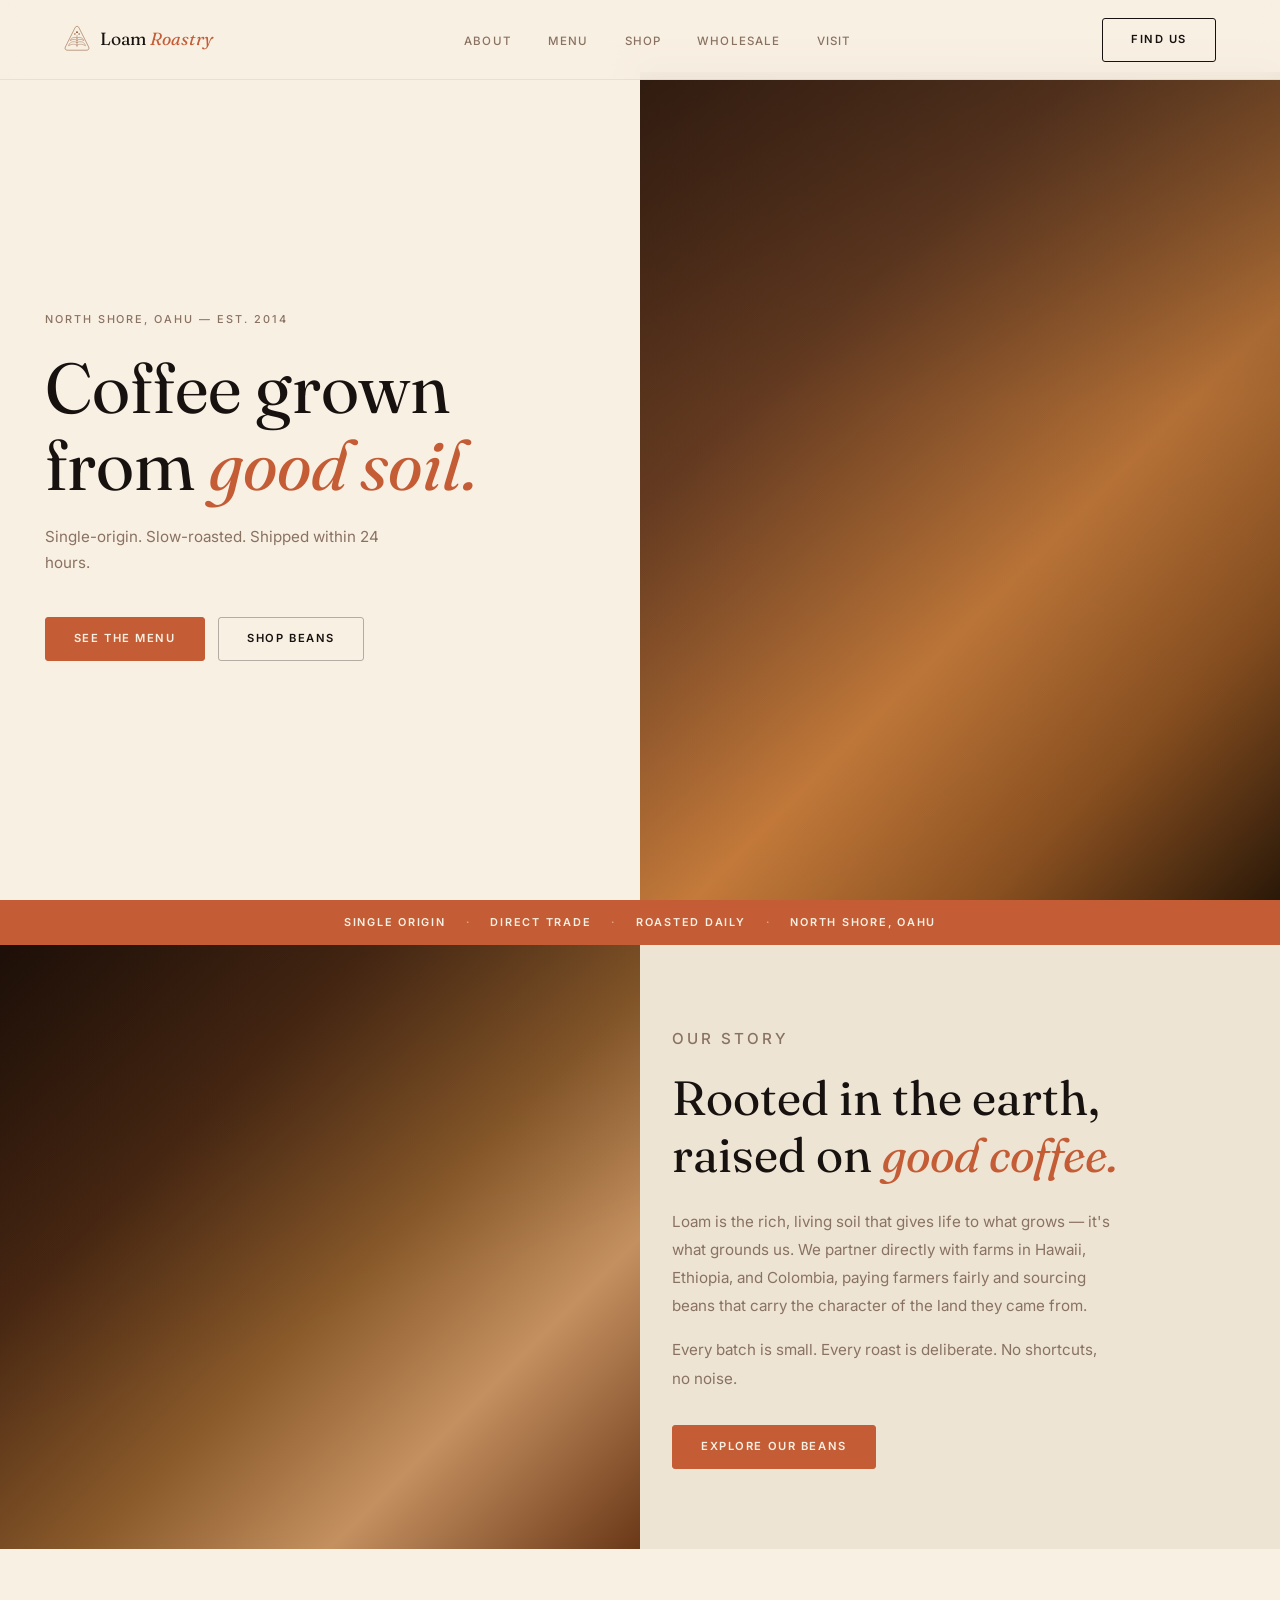
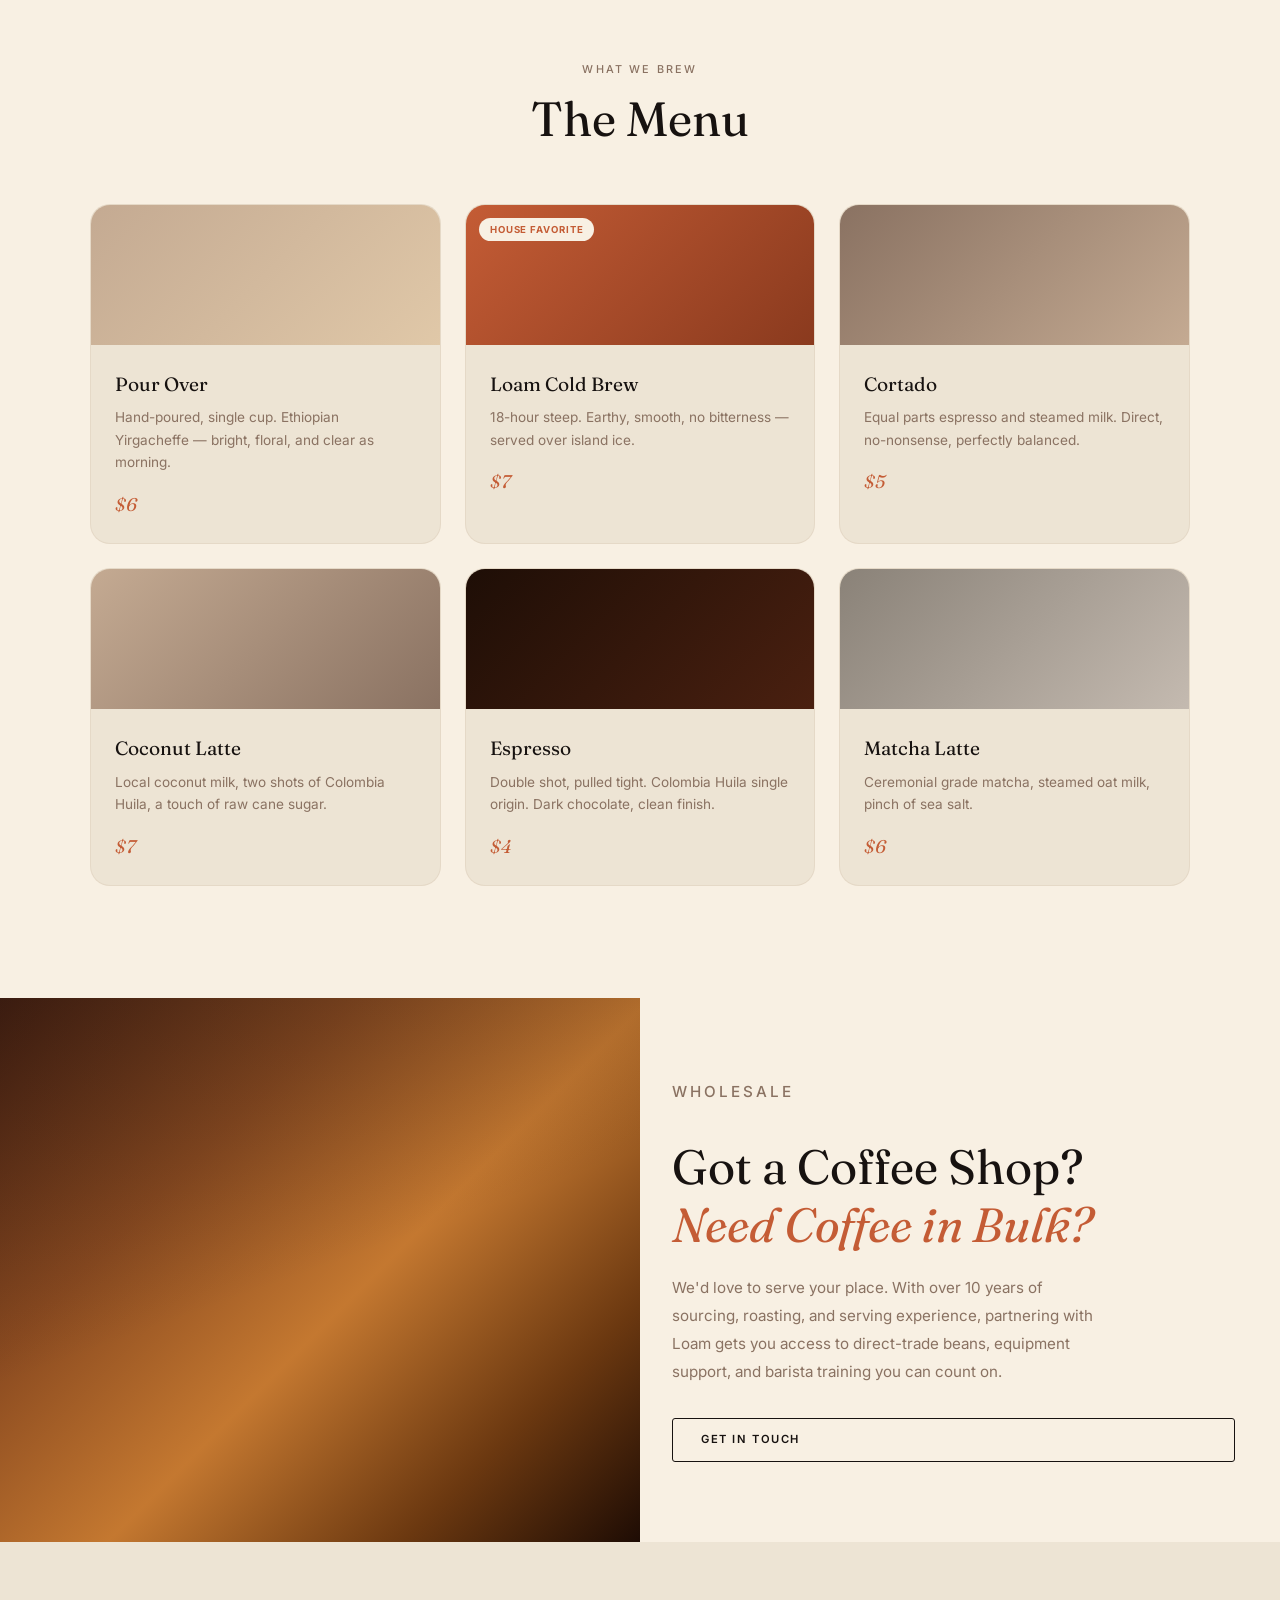
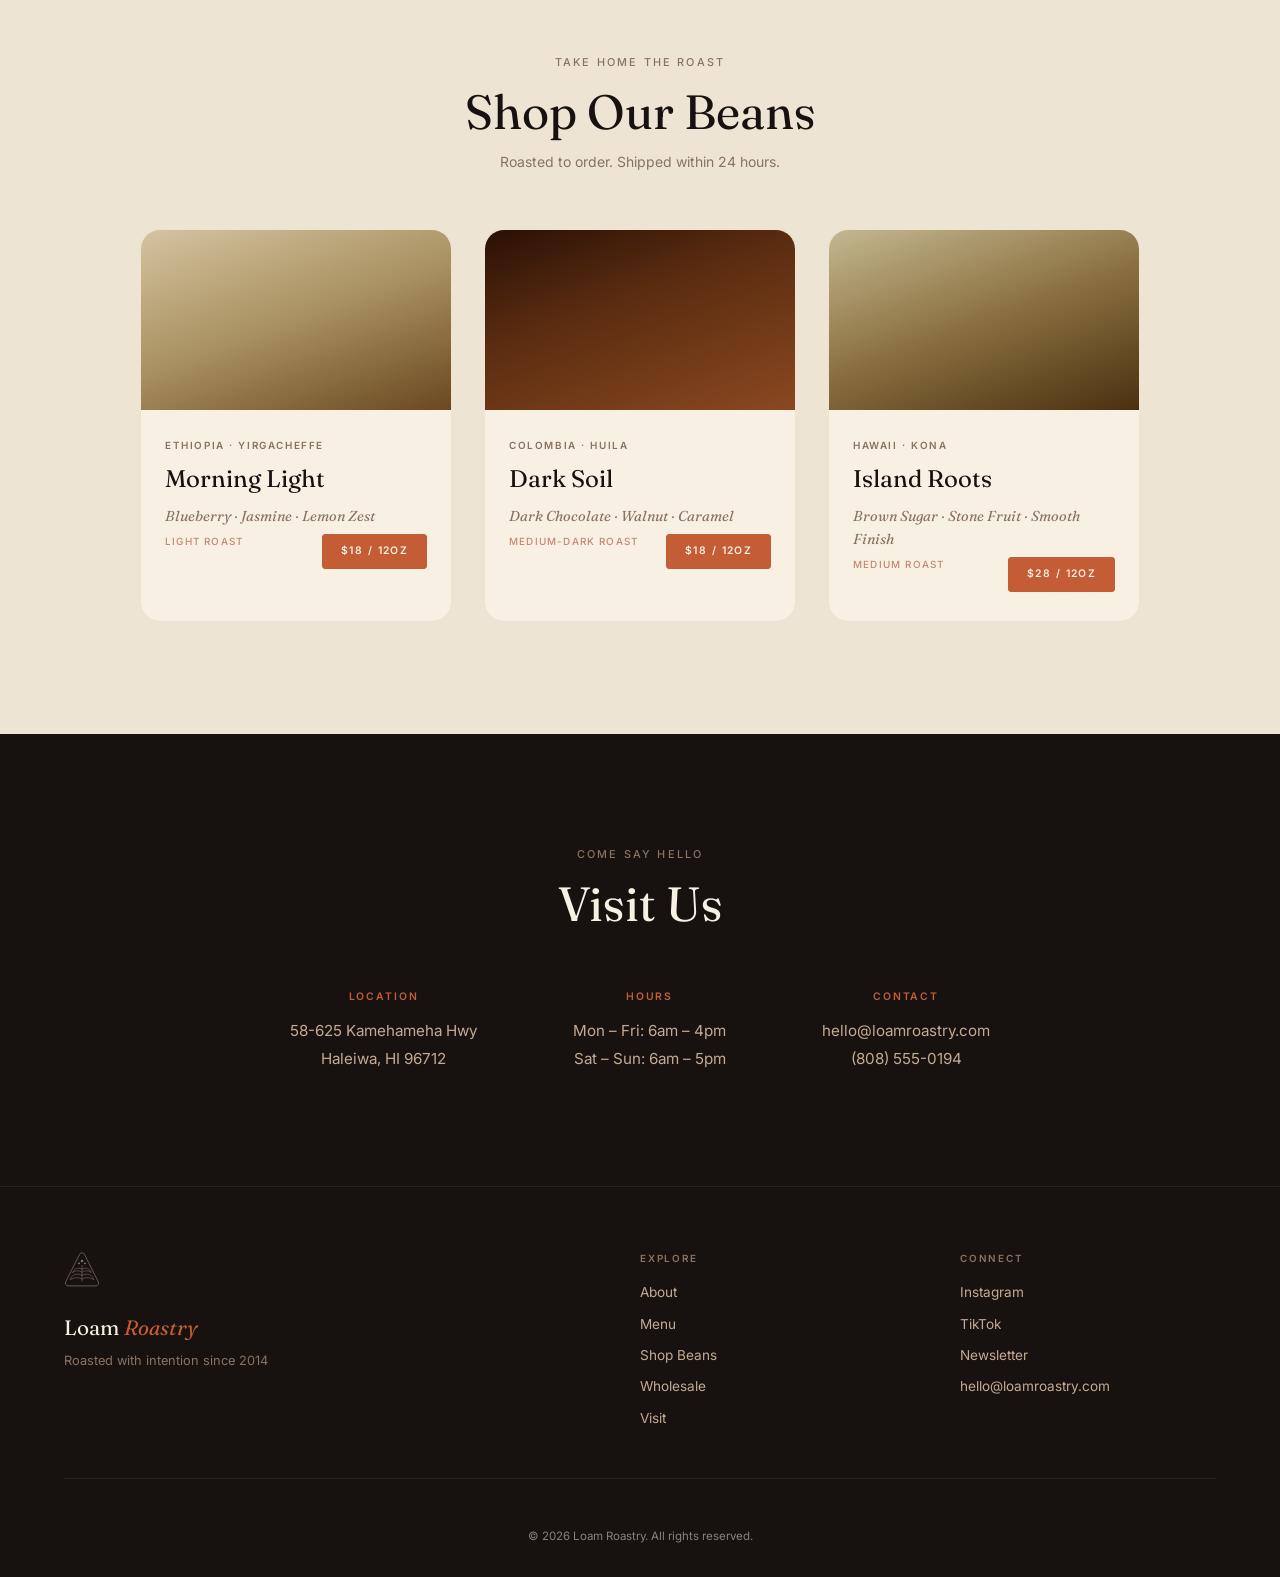
<file: index.html>
<!DOCTYPE html>
<html lang="en">
<head>
  <meta charset="UTF-8" />
  <meta name="viewport" content="width=device-width, initial-scale=1.0" />
  <title>Loam Roastry</title>
  <link rel="preconnect" href="https://fonts.googleapis.com" />
  <link rel="preconnect" href="https://fonts.gstatic.com" crossorigin />
  <link href="https://fonts.googleapis.com/css2?family=Fraunces:ital,opsz,wght@0,9..144,300;0,9..144,400;0,9..144,700;1,9..144,300;1,9..144,400&family=Inter:wght@300;400;500;600&display=swap" rel="stylesheet" />
  <link rel="stylesheet" href="style.css" />
</head>
<body>

  <!-- NAV -->
  <nav class="nav">
    <a href="#" class="nav__logo">
      <svg class="nav__mark" xmlns="http://www.w3.org/2000/svg" viewBox="0 0 80 88" fill="none">
        <path d="M40 4C42.2 4 44.2 5.1 45.3 7L76 68C77.1 70 77.1 72.4 76 74.4C74.9 76.4 72.8 77.6 70.7 77.6H9.3C7.2 77.6 5.1 76.4 4 74.4C2.9 72.4 2.9 70 4 68L34.7 7C35.8 5.1 37.8 4 40 4Z" stroke="currentColor" stroke-width="1.6"/>
        <circle cx="40" cy="22" r="2.8" fill="currentColor"/>
        <circle cx="33.5" cy="27.5" r="2.2" fill="currentColor"/>
        <circle cx="46.5" cy="27.5" r="2.2" fill="currentColor"/>
        <line x1="40" y1="31" x2="40" y2="68" stroke="currentColor" stroke-width="1.2"/>
        <path d="M40 40 C31 35 22 40 19 48 C28 42 35 44 40 47" stroke="currentColor" stroke-width="1.2" fill="none" stroke-linecap="round"/>
        <path d="M40 40 C49 35 58 40 61 48 C52 42 45 44 40 47" stroke="currentColor" stroke-width="1.2" fill="none" stroke-linecap="round"/>
        <path d="M40 54 C27 47 16 54 14 64 C25 57 34 59 40 62" stroke="currentColor" stroke-width="1.2" fill="none" stroke-linecap="round"/>
        <path d="M40 54 C53 47 64 54 66 64 C55 57 46 59 40 62" stroke="currentColor" stroke-width="1.2" fill="none" stroke-linecap="round"/>
      </svg>
      <span class="nav__wordmark">Loam <em>Roastry</em></span>
    </a>
    <ul class="nav__links">
      <li><a href="about.html">About</a></li>
      <li><a href="menu.html">Menu</a></li>
      <li><a href="#beans">Shop</a></li>
      <li><a href="#wholesale">Wholesale</a></li>
      <li><a href="#visit">Visit</a></li>
    </ul>
    <a href="#visit" class="btn btn--outline">Find Us</a>
  </nav>

  <!-- HERO -->
  <section class="hero">
    <div class="hero__inner">
      <p class="hero__eyebrow">North Shore, Oahu — Est. 2014</p>
      <h1 class="hero__headline">
        Coffee grown<br>
        from <em>good soil.</em>
      </h1>
      <p class="hero__sub">Single-origin. Slow-roasted. Shipped within 24 hours.</p>
      <div class="hero__cta">
        <a href="#menu" class="btn btn--primary">See the Menu</a>
        <a href="#beans" class="btn btn--ghost">Shop Beans</a>
      </div>
    </div>
    <div class="hero__img"></div>
  </section>

  <!-- STRIP -->
  <div class="strip">
    <span>Single Origin</span>
    <span class="dot">·</span>
    <span>Direct Trade</span>
    <span class="dot">·</span>
    <span>Roasted Daily</span>
    <span class="dot">·</span>
    <span>North Shore, Oahu</span>
  </div>

  <!-- STORY -->
  <section class="story" id="story">
    <div class="story__img"></div>
    <div class="story__text">
      <p class="section-label">Our Story</p>
      <h2>Rooted in the earth,<br>raised on <em>good coffee.</em></h2>
      <p>Loam is the rich, living soil that gives life to what grows — it's what grounds us. We partner directly with farms in Hawaii, Ethiopia, and Colombia, paying farmers fairly and sourcing beans that carry the character of the land they came from.</p>
      <p>Every batch is small. Every roast is deliberate. No shortcuts, no noise.</p>
      <a href="#beans" class="btn btn--primary">Explore Our Beans</a>
    </div>
  </section>

  <!-- MENU -->
  <section class="menu" id="menu">
    <div class="menu__header">
      <p class="section-label">What We Brew</p>
      <h2>The Menu</h2>
    </div>
    <div class="menu__grid">
      <div class="menu-card">
        <div class="menu-card__top menu-card__top--1"></div>
        <div class="menu-card__body">
          <h3>Pour Over</h3>
          <p>Hand-poured, single cup. Ethiopian Yirgacheffe — bright, floral, and clear as morning.</p>
          <span class="menu-card__price">$6</span>
        </div>
      </div>
      <div class="menu-card menu-card--featured">
        <div class="menu-card__badge">House Favorite</div>
        <div class="menu-card__top menu-card__top--2"></div>
        <div class="menu-card__body">
          <h3>Loam Cold Brew</h3>
          <p>18-hour steep. Earthy, smooth, no bitterness — served over island ice.</p>
          <span class="menu-card__price">$7</span>
        </div>
      </div>
      <div class="menu-card">
        <div class="menu-card__top menu-card__top--3"></div>
        <div class="menu-card__body">
          <h3>Cortado</h3>
          <p>Equal parts espresso and steamed milk. Direct, no-nonsense, perfectly balanced.</p>
          <span class="menu-card__price">$5</span>
        </div>
      </div>
      <div class="menu-card">
        <div class="menu-card__top menu-card__top--4"></div>
        <div class="menu-card__body">
          <h3>Coconut Latte</h3>
          <p>Local coconut milk, two shots of Colombia Huila, a touch of raw cane sugar.</p>
          <span class="menu-card__price">$7</span>
        </div>
      </div>
      <div class="menu-card">
        <div class="menu-card__top menu-card__top--5"></div>
        <div class="menu-card__body">
          <h3>Espresso</h3>
          <p>Double shot, pulled tight. Colombia Huila single origin. Dark chocolate, clean finish.</p>
          <span class="menu-card__price">$4</span>
        </div>
      </div>
      <div class="menu-card">
        <div class="menu-card__top menu-card__top--6"></div>
        <div class="menu-card__body">
          <h3>Matcha Latte</h3>
          <p>Ceremonial grade matcha, steamed oat milk, pinch of sea salt.</p>
          <span class="menu-card__price">$6</span>
        </div>
      </div>
    </div>
  </section>

  <!-- WHOLESALE -->
  <section class="wholesale" id="wholesale">
    <div class="wholesale__img"></div>
    <div class="wholesale__text">
      <p class="section-label">Wholesale</p>
      <h2>Got a Coffee Shop?<br><em>Need Coffee in Bulk?</em></h2>
      <p>We'd love to serve your place. With over 10 years of sourcing, roasting, and serving experience, partnering with Loam gets you access to direct-trade beans, equipment support, and barista training you can count on.</p>
      <a href="#visit" class="btn btn--outline">Get in Touch</a>
    </div>
  </section>

  <!-- BEANS -->
  <section class="beans" id="beans">
    <div class="beans__header">
      <p class="section-label">Take Home the Roast</p>
      <h2>Shop Our Beans</h2>
      <p class="beans__sub">Roasted to order. Shipped within 24 hours.</p>
    </div>
    <div class="beans__grid">
      <div class="bean-card">
        <div class="bean-card__img bean-card__img--1"></div>
        <div class="bean-card__body">
          <p class="bean-card__origin">Ethiopia · Yirgacheffe</p>
          <h3>Morning Light</h3>
          <p class="bean-card__notes">Blueberry · Jasmine · Lemon Zest</p>
          <div class="bean-card__footer">
            <span class="bean-card__roast">Light Roast</span>
            <a href="#" class="btn btn--primary btn--sm">$18 / 12oz</a>
          </div>
        </div>
      </div>
      <div class="bean-card">
        <div class="bean-card__img bean-card__img--2"></div>
        <div class="bean-card__body">
          <p class="bean-card__origin">Colombia · Huila</p>
          <h3>Dark Soil</h3>
          <p class="bean-card__notes">Dark Chocolate · Walnut · Caramel</p>
          <div class="bean-card__footer">
            <span class="bean-card__roast">Medium-Dark Roast</span>
            <a href="#" class="btn btn--primary btn--sm">$18 / 12oz</a>
          </div>
        </div>
      </div>
      <div class="bean-card">
        <div class="bean-card__img bean-card__img--3"></div>
        <div class="bean-card__body">
          <p class="bean-card__origin">Hawaii · Kona</p>
          <h3>Island Roots</h3>
          <p class="bean-card__notes">Brown Sugar · Stone Fruit · Smooth Finish</p>
          <div class="bean-card__footer">
            <span class="bean-card__roast">Medium Roast</span>
            <a href="#" class="btn btn--primary btn--sm">$28 / 12oz</a>
          </div>
        </div>
      </div>
    </div>
  </section>

  <!-- VISIT -->
  <section class="visit" id="visit">
    <div class="visit__content">
      <p class="section-label">Come Say Hello</p>
      <h2>Visit Us</h2>
      <div class="visit__details">
        <div class="visit__block">
          <h4>Location</h4>
          <p>58-625 Kamehameha Hwy<br>Haleiwa, HI 96712</p>
        </div>
        <div class="visit__block">
          <h4>Hours</h4>
          <p>Mon – Fri: 6am – 4pm<br>Sat – Sun: 6am – 5pm</p>
        </div>
        <div class="visit__block">
          <h4>Contact</h4>
          <p>hello@loamroastry.com<br>(808) 555-0194</p>
        </div>
      </div>
    </div>
  </section>

  <!-- FOOTER -->
  <footer class="footer">
    <div class="footer__top">
      <div class="footer__brand">
        <svg class="footer__mark" xmlns="http://www.w3.org/2000/svg" viewBox="0 0 80 88" fill="none">
          <path d="M40 4C42.2 4 44.2 5.1 45.3 7L76 68C77.1 70 77.1 72.4 76 74.4C74.9 76.4 72.8 77.6 70.7 77.6H9.3C7.2 77.6 5.1 76.4 4 74.4C2.9 72.4 2.9 70 4 68L34.7 7C35.8 5.1 37.8 4 40 4Z" stroke="currentColor" stroke-width="1.6"/>
          <circle cx="40" cy="22" r="2.8" fill="currentColor"/>
          <circle cx="33.5" cy="27.5" r="2.2" fill="currentColor"/>
          <circle cx="46.5" cy="27.5" r="2.2" fill="currentColor"/>
          <line x1="40" y1="31" x2="40" y2="68" stroke="currentColor" stroke-width="1.2"/>
          <path d="M40 40 C31 35 22 40 19 48 C28 42 35 44 40 47" stroke="currentColor" stroke-width="1.2" fill="none" stroke-linecap="round"/>
          <path d="M40 40 C49 35 58 40 61 48 C52 42 45 44 40 47" stroke="currentColor" stroke-width="1.2" fill="none" stroke-linecap="round"/>
          <path d="M40 54 C27 47 16 54 14 64 C25 57 34 59 40 62" stroke="currentColor" stroke-width="1.2" fill="none" stroke-linecap="round"/>
          <path d="M40 54 C53 47 64 54 66 64 C55 57 46 59 40 62" stroke="currentColor" stroke-width="1.2" fill="none" stroke-linecap="round"/>
        </svg>
        <p class="footer__name">Loam <em>Roastry</em></p>
        <p class="footer__tagline">Roasted with intention since 2014</p>
      </div>
      <div class="footer__nav">
        <h5>Explore</h5>
        <a href="#story">About</a>
        <a href="#menu">Menu</a>
        <a href="#beans">Shop Beans</a>
        <a href="#wholesale">Wholesale</a>
        <a href="#visit">Visit</a>
      </div>
      <div class="footer__nav">
        <h5>Connect</h5>
        <a href="#">Instagram</a>
        <a href="#">TikTok</a>
        <a href="#">Newsletter</a>
        <a href="#">hello@loamroastry.com</a>
      </div>
    </div>
    <div class="footer__bottom">
      <p>&copy; 2026 Loam Roastry. All rights reserved.</p>
    </div>
  </footer>

  <script src="cursor.js"></script>
</body>
</html>
</file>
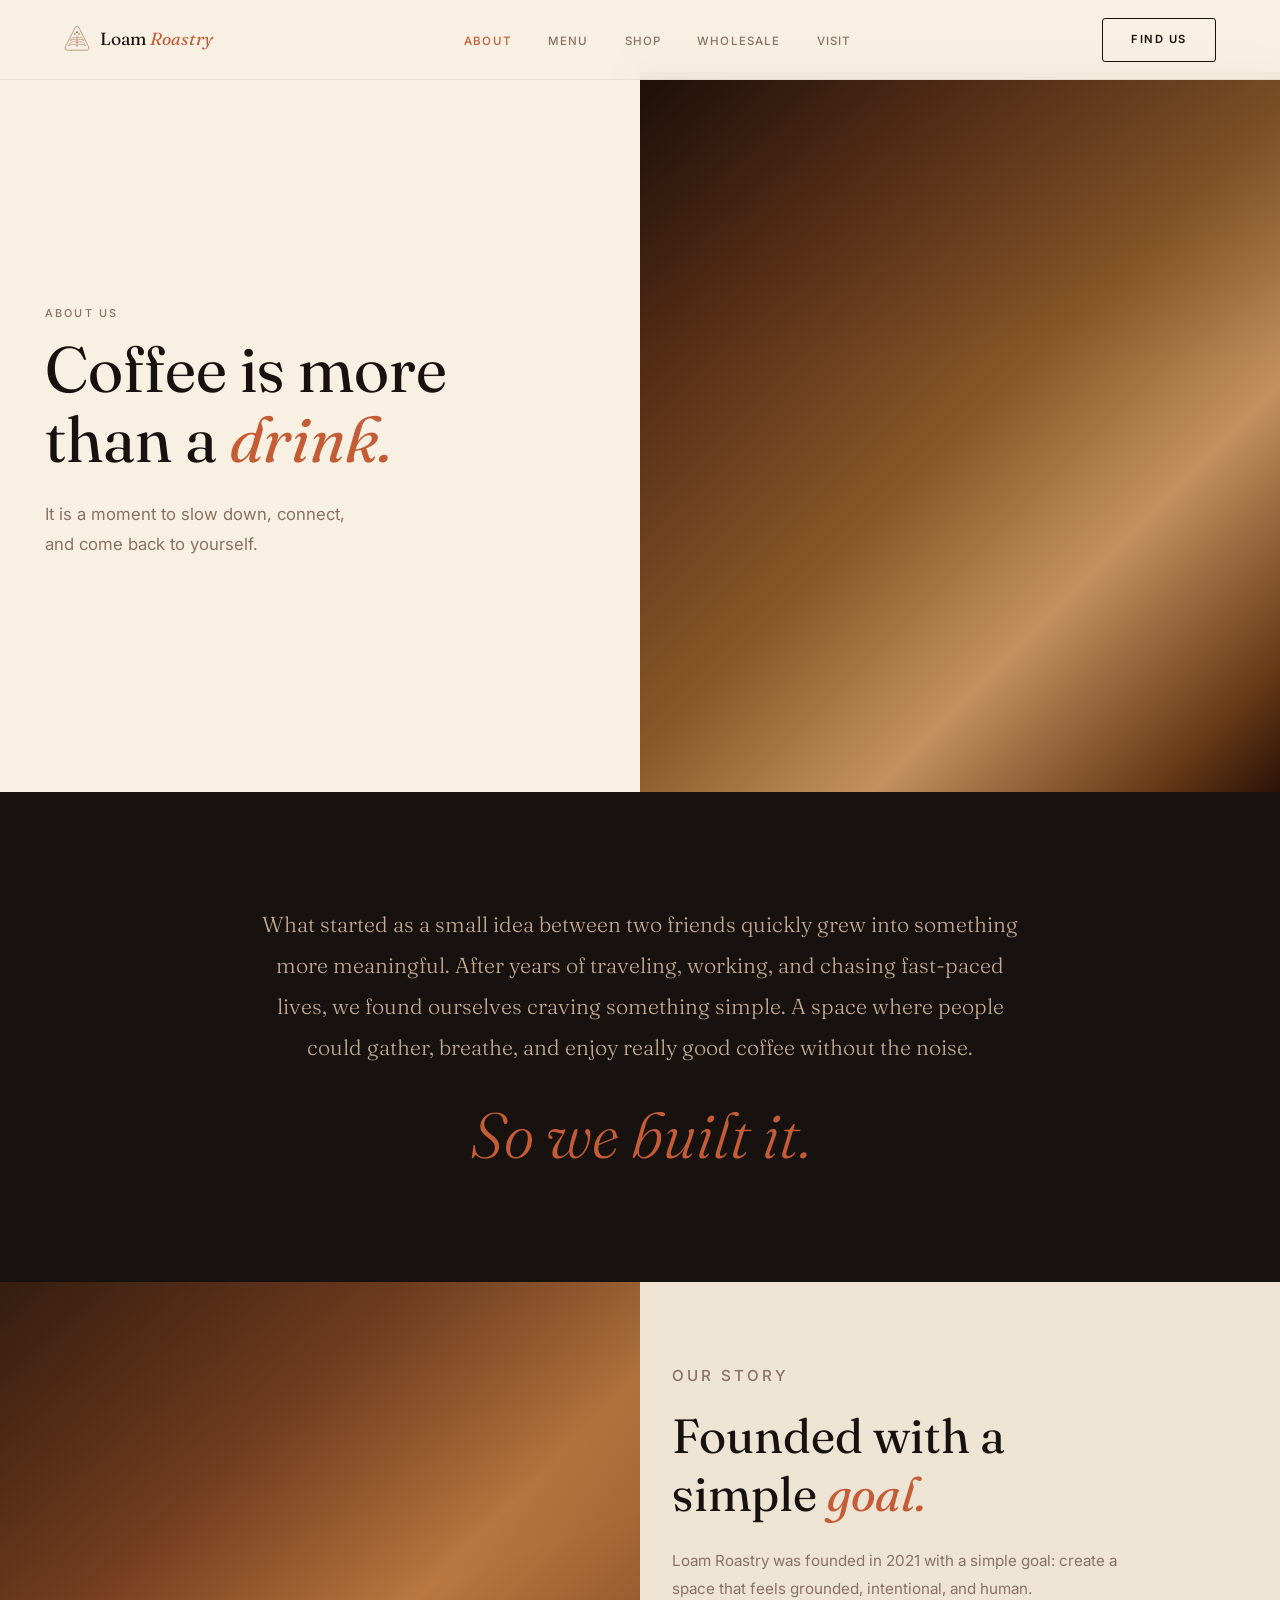
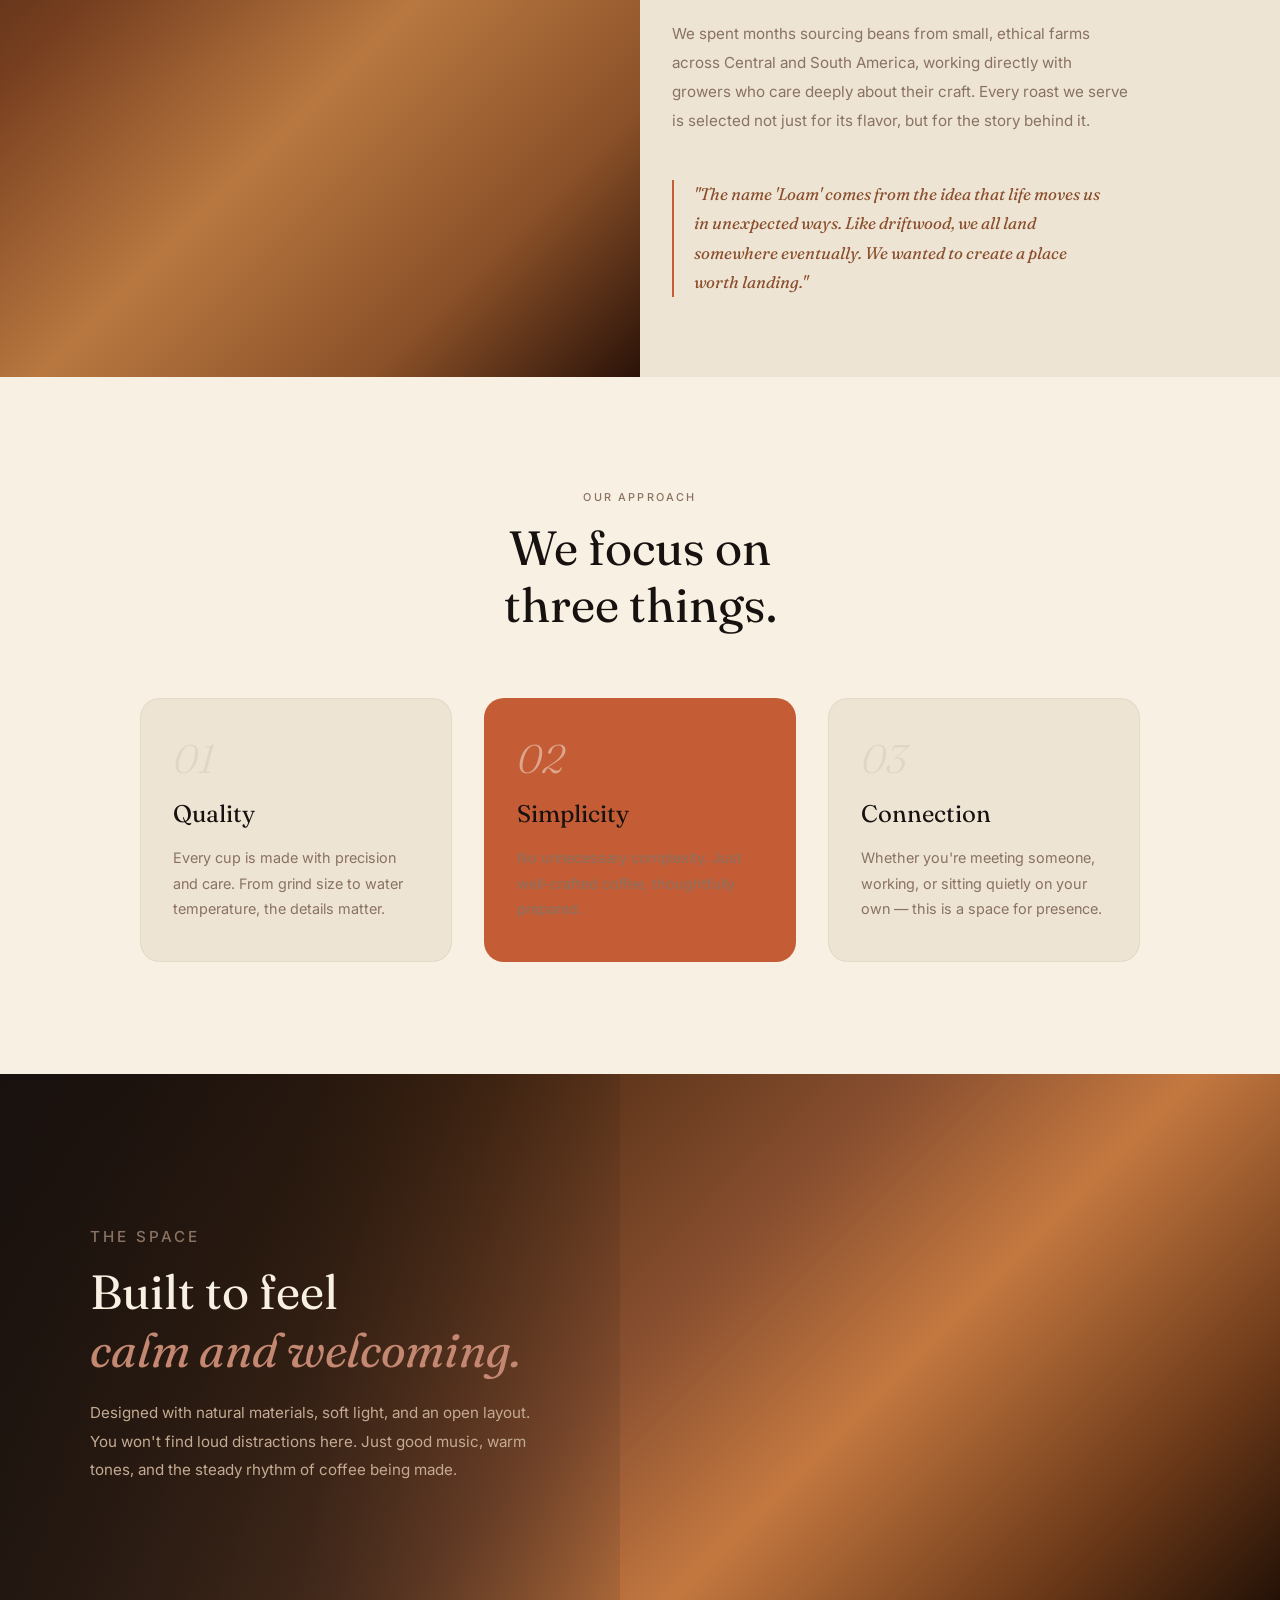
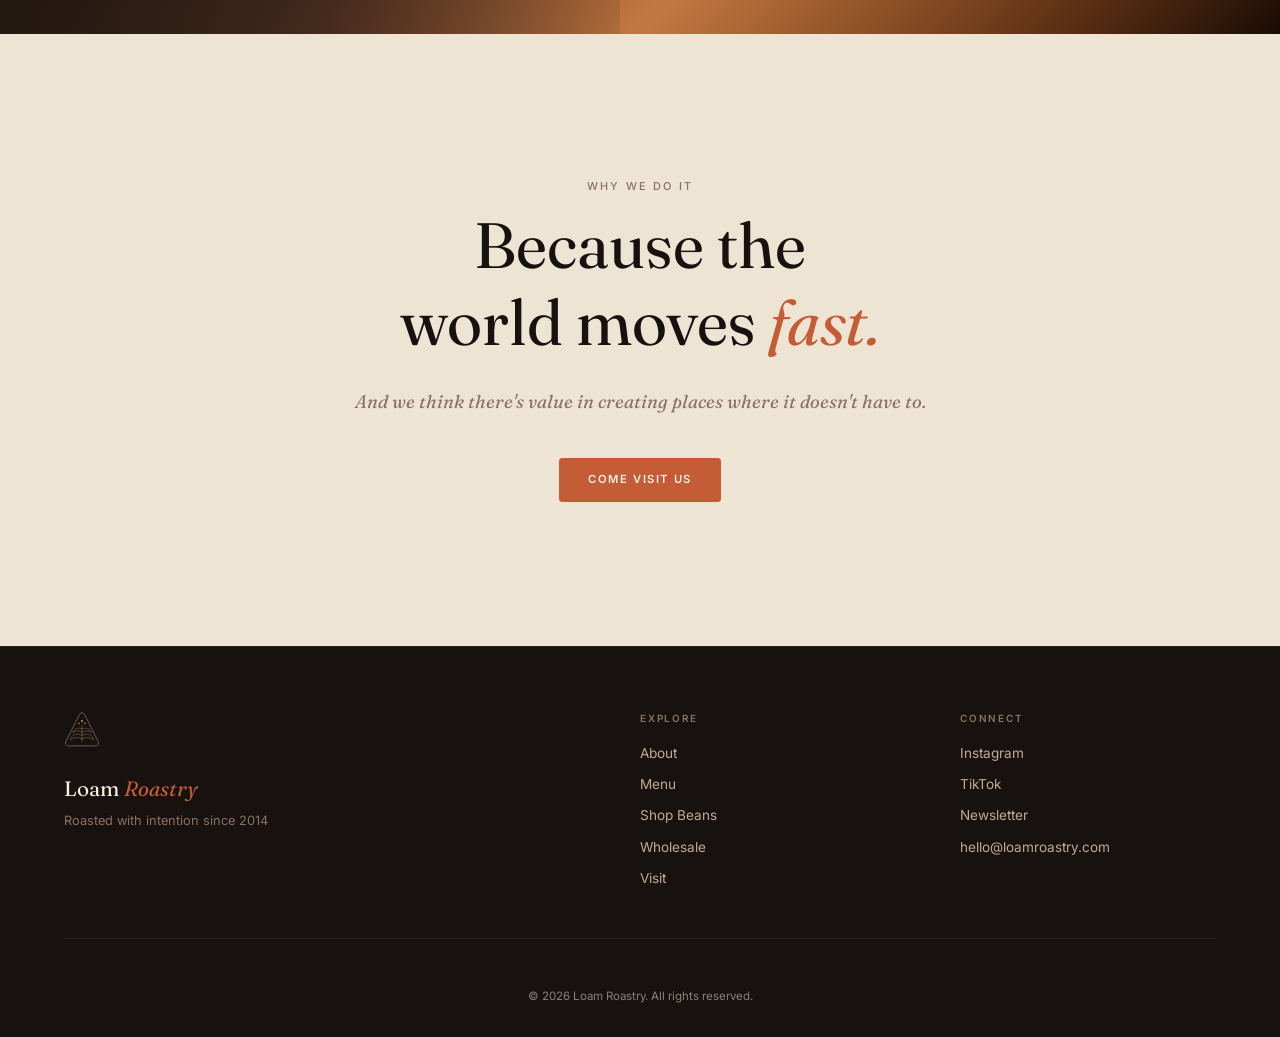
<file: about.html>
<!DOCTYPE html>
<html lang="en">
<head>
  <meta charset="UTF-8" />
  <meta name="viewport" content="width=device-width, initial-scale=1.0" />
  <title>About — Loam Roastry</title>
  <link rel="preconnect" href="https://fonts.googleapis.com" />
  <link rel="preconnect" href="https://fonts.gstatic.com" crossorigin />
  <link href="https://fonts.googleapis.com/css2?family=Fraunces:ital,opsz,wght@0,9..144,300;0,9..144,400;0,9..144,700;1,9..144,300;1,9..144,400&family=Inter:wght@300;400;500;600&display=swap" rel="stylesheet" />
  <link rel="stylesheet" href="style.css" />
  <link rel="stylesheet" href="about.css" />
</head>
<body>

  <!-- NAV -->
  <nav class="nav">
    <a href="index.html" class="nav__logo">
      <svg class="nav__mark" xmlns="http://www.w3.org/2000/svg" viewBox="0 0 80 88" fill="none">
        <path d="M40 4C42.2 4 44.2 5.1 45.3 7L76 68C77.1 70 77.1 72.4 76 74.4C74.9 76.4 72.8 77.6 70.7 77.6H9.3C7.2 77.6 5.1 76.4 4 74.4C2.9 72.4 2.9 70 4 68L34.7 7C35.8 5.1 37.8 4 40 4Z" stroke="currentColor" stroke-width="1.6"/>
        <circle cx="40" cy="22" r="2.8" fill="currentColor"/>
        <circle cx="33.5" cy="27.5" r="2.2" fill="currentColor"/>
        <circle cx="46.5" cy="27.5" r="2.2" fill="currentColor"/>
        <line x1="40" y1="31" x2="40" y2="68" stroke="currentColor" stroke-width="1.2"/>
        <path d="M40 40 C31 35 22 40 19 48 C28 42 35 44 40 47" stroke="currentColor" stroke-width="1.2" fill="none" stroke-linecap="round"/>
        <path d="M40 40 C49 35 58 40 61 48 C52 42 45 44 40 47" stroke="currentColor" stroke-width="1.2" fill="none" stroke-linecap="round"/>
        <path d="M40 54 C27 47 16 54 14 64 C25 57 34 59 40 62" stroke="currentColor" stroke-width="1.2" fill="none" stroke-linecap="round"/>
        <path d="M40 54 C53 47 64 54 66 64 C55 57 46 59 40 62" stroke="currentColor" stroke-width="1.2" fill="none" stroke-linecap="round"/>
      </svg>
      <span class="nav__wordmark">Loam <em>Roastry</em></span>
    </a>
    <ul class="nav__links">
      <li><a href="about.html" class="nav__active">About</a></li>
      <li><a href="menu.html">Menu</a></li>
      <li><a href="index.html#beans">Shop</a></li>
      <li><a href="index.html#wholesale">Wholesale</a></li>
      <li><a href="index.html#visit">Visit</a></li>
    </ul>
    <a href="index.html#visit" class="btn btn--outline">Find Us</a>
  </nav>

  <!-- PAGE HERO -->
  <section class="about-hero">
    <div class="about-hero__text">
      <p class="section-label">About Us</p>
      <h1 class="about-hero__headline">Coffee is more<br>than a <em>drink.</em></h1>
      <p class="about-hero__sub">It is a moment to slow down, connect,<br>and come back to yourself.</p>
    </div>
    <div class="about-hero__img"></div>
  </section>

  <!-- INTRO -->
  <section class="about-intro">
    <div class="about-intro__inner">
      <p>What started as a small idea between two friends quickly grew into something more meaningful. After years of traveling, working, and chasing fast-paced lives, we found ourselves craving something simple. A space where people could gather, breathe, and enjoy really good coffee without the noise.</p>
      <p class="about-intro__big">So we built it.</p>
    </div>
  </section>

  <!-- OUR STORY -->
  <section class="about-story">
    <div class="about-story__img"></div>
    <div class="about-story__text">
      <p class="section-label">Our Story</p>
      <h2>Founded with a<br>simple <em>goal.</em></h2>
      <p>Loam Roastry was founded in 2021 with a simple goal: create a space that feels grounded, intentional, and human.</p>
      <p>We spent months sourcing beans from small, ethical farms across Central and South America, working directly with growers who care deeply about their craft. Every roast we serve is selected not just for its flavor, but for the story behind it.</p>
      <blockquote class="about-story__quote">
        "The name 'Loam' comes from the idea that life moves us in unexpected ways. Like driftwood, we all land somewhere eventually. We wanted to create a place worth landing."
      </blockquote>
    </div>
  </section>

  <!-- APPROACH -->
  <section class="about-approach">
    <div class="about-approach__header">
      <p class="section-label">Our Approach</p>
      <h2>We focus on<br>three things.</h2>
    </div>
    <div class="about-approach__grid">
      <div class="approach-card">
        <span class="approach-card__num">01</span>
        <h3>Quality</h3>
        <p>Every cup is made with precision and care. From grind size to water temperature, the details matter.</p>
      </div>
      <div class="approach-card approach-card--mid">
        <span class="approach-card__num">02</span>
        <h3>Simplicity</h3>
        <p>No unnecessary complexity. Just well-crafted coffee, thoughtfully prepared.</p>
      </div>
      <div class="approach-card">
        <span class="approach-card__num">03</span>
        <h3>Connection</h3>
        <p>Whether you're meeting someone, working, or sitting quietly on your own — this is a space for presence.</p>
      </div>
    </div>
  </section>

  <!-- THE SPACE -->
  <section class="about-space">
    <div class="about-space__img"></div>
    <div class="about-space__overlay">
      <p class="section-label">The Space</p>
      <h2>Built to feel<br><em>calm and welcoming.</em></h2>
      <p>Designed with natural materials, soft light, and an open layout. You won't find loud distractions here. Just good music, warm tones, and the steady rhythm of coffee being made.</p>
    </div>
  </section>

  <!-- WHY WE DO IT -->
  <section class="about-why">
    <div class="about-why__inner">
      <p class="section-label">Why We Do It</p>
      <h2 class="about-why__headline">Because the<br>world moves <em>fast.</em></h2>
      <p class="about-why__body">And we think there's value in creating places where it doesn't have to.</p>
      <a href="index.html#visit" class="btn btn--primary">Come Visit Us</a>
    </div>
  </section>

  <!-- FOOTER -->
  <footer class="footer">
    <div class="footer__top">
      <div class="footer__brand">
        <svg class="footer__mark" xmlns="http://www.w3.org/2000/svg" viewBox="0 0 80 88" fill="none">
          <path d="M40 4C42.2 4 44.2 5.1 45.3 7L76 68C77.1 70 77.1 72.4 76 74.4C74.9 76.4 72.8 77.6 70.7 77.6H9.3C7.2 77.6 5.1 76.4 4 74.4C2.9 72.4 2.9 70 4 68L34.7 7C35.8 5.1 37.8 4 40 4Z" stroke="currentColor" stroke-width="1.6"/>
          <circle cx="40" cy="22" r="2.8" fill="currentColor"/>
          <circle cx="33.5" cy="27.5" r="2.2" fill="currentColor"/>
          <circle cx="46.5" cy="27.5" r="2.2" fill="currentColor"/>
          <line x1="40" y1="31" x2="40" y2="68" stroke="currentColor" stroke-width="1.2"/>
          <path d="M40 40 C31 35 22 40 19 48 C28 42 35 44 40 47" stroke="currentColor" stroke-width="1.2" fill="none" stroke-linecap="round"/>
          <path d="M40 40 C49 35 58 40 61 48 C52 42 45 44 40 47" stroke="currentColor" stroke-width="1.2" fill="none" stroke-linecap="round"/>
          <path d="M40 54 C27 47 16 54 14 64 C25 57 34 59 40 62" stroke="currentColor" stroke-width="1.2" fill="none" stroke-linecap="round"/>
          <path d="M40 54 C53 47 64 54 66 64 C55 57 46 59 40 62" stroke="currentColor" stroke-width="1.2" fill="none" stroke-linecap="round"/>
        </svg>
        <p class="footer__name">Loam <em>Roastry</em></p>
        <p class="footer__tagline">Roasted with intention since 2014</p>
      </div>
      <div class="footer__nav">
        <h5>Explore</h5>
        <a href="about.html">About</a>
        <a href="index.html#menu">Menu</a>
        <a href="index.html#beans">Shop Beans</a>
        <a href="index.html#wholesale">Wholesale</a>
        <a href="index.html#visit">Visit</a>
      </div>
      <div class="footer__nav">
        <h5>Connect</h5>
        <a href="#">Instagram</a>
        <a href="#">TikTok</a>
        <a href="#">Newsletter</a>
        <a href="#">hello@loamroastry.com</a>
      </div>
    </div>
    <div class="footer__bottom">
      <p>&copy; 2026 Loam Roastry. All rights reserved.</p>
    </div>
  </footer>

  <script src="cursor.js"></script>
</body>
</html>
</file>
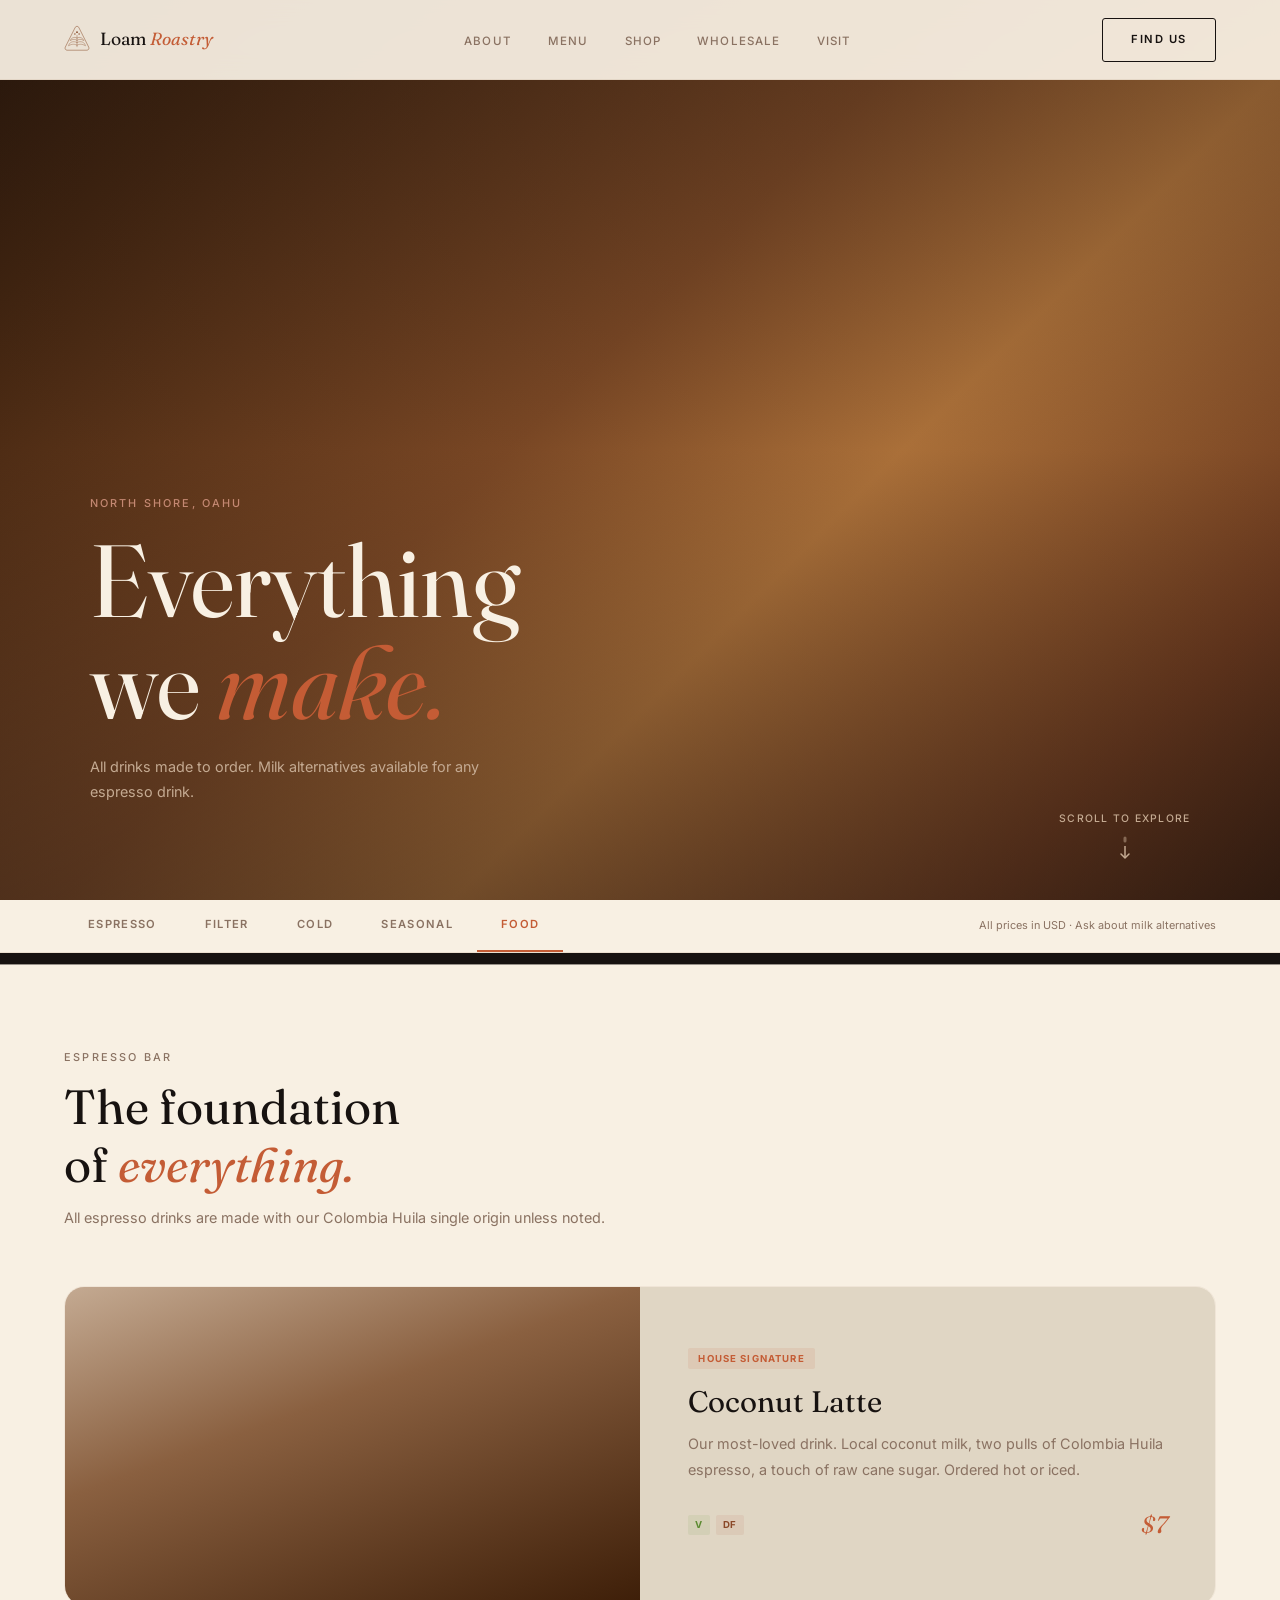
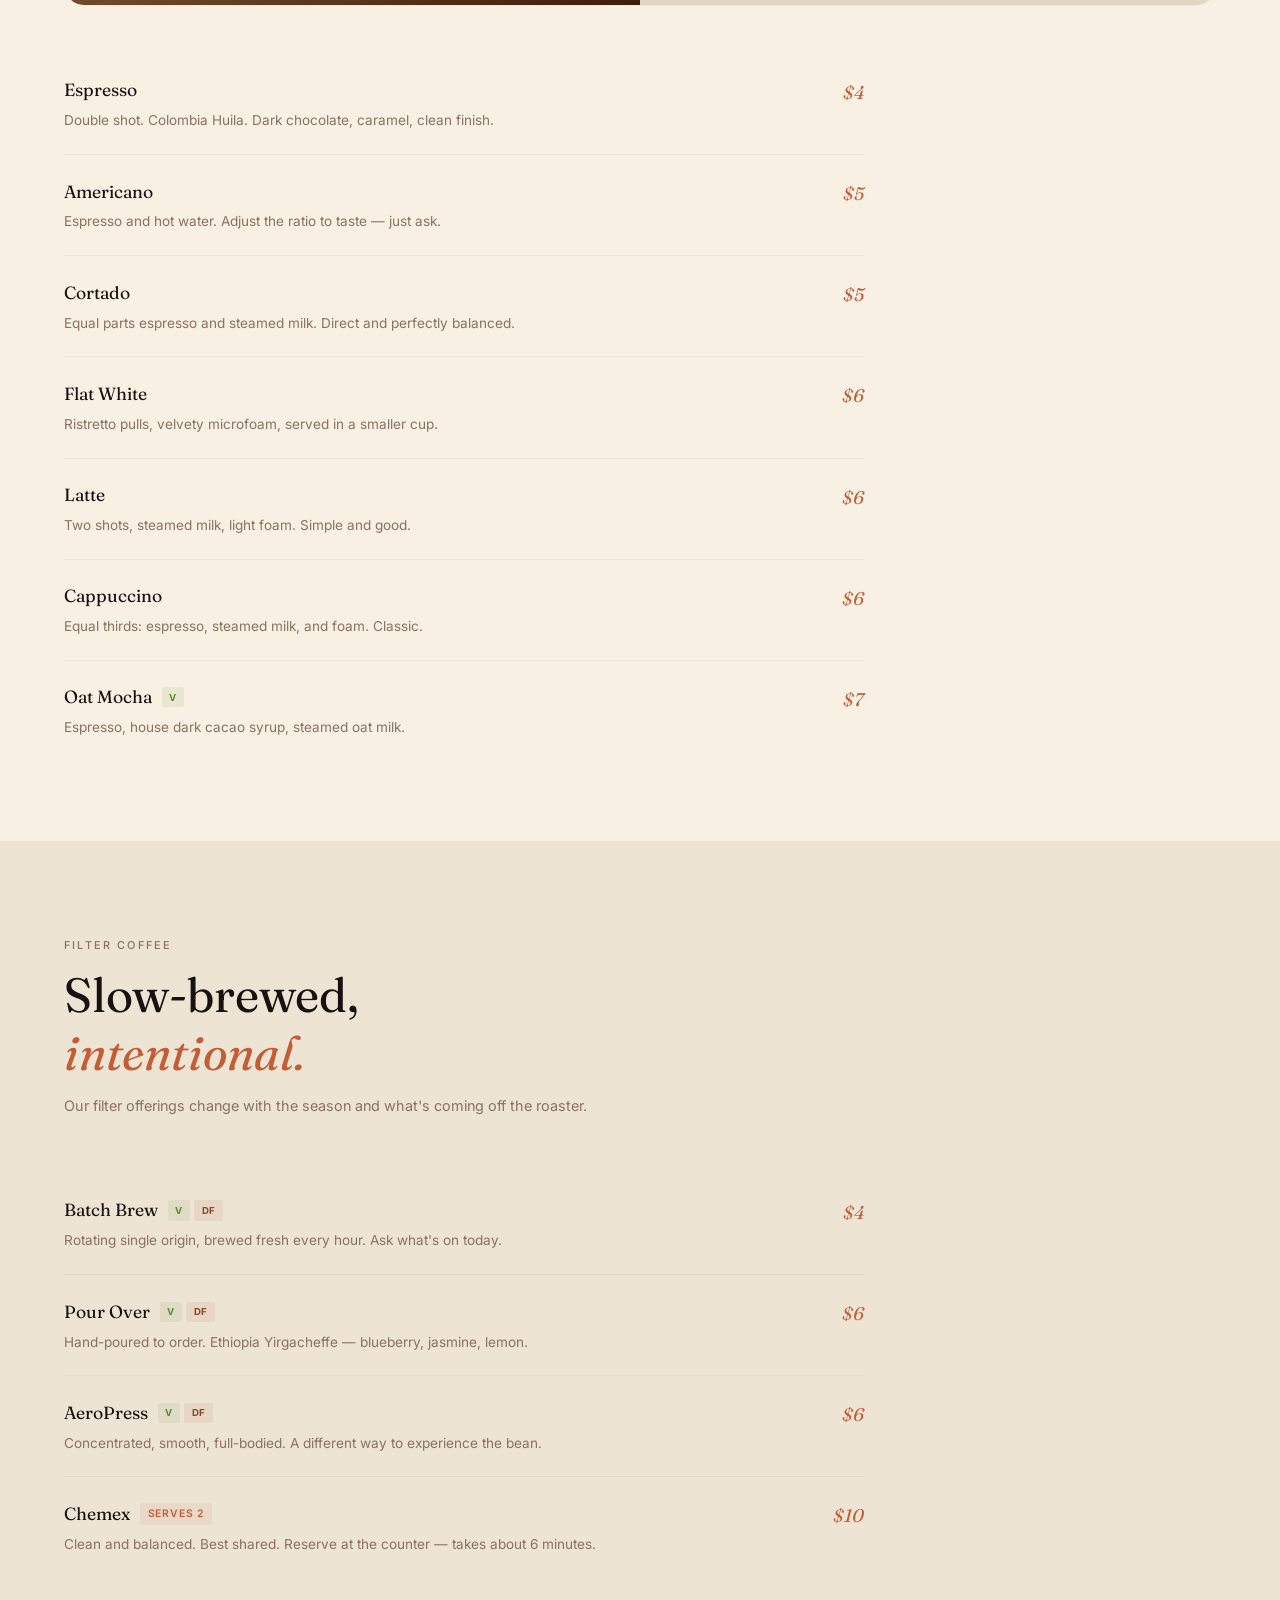
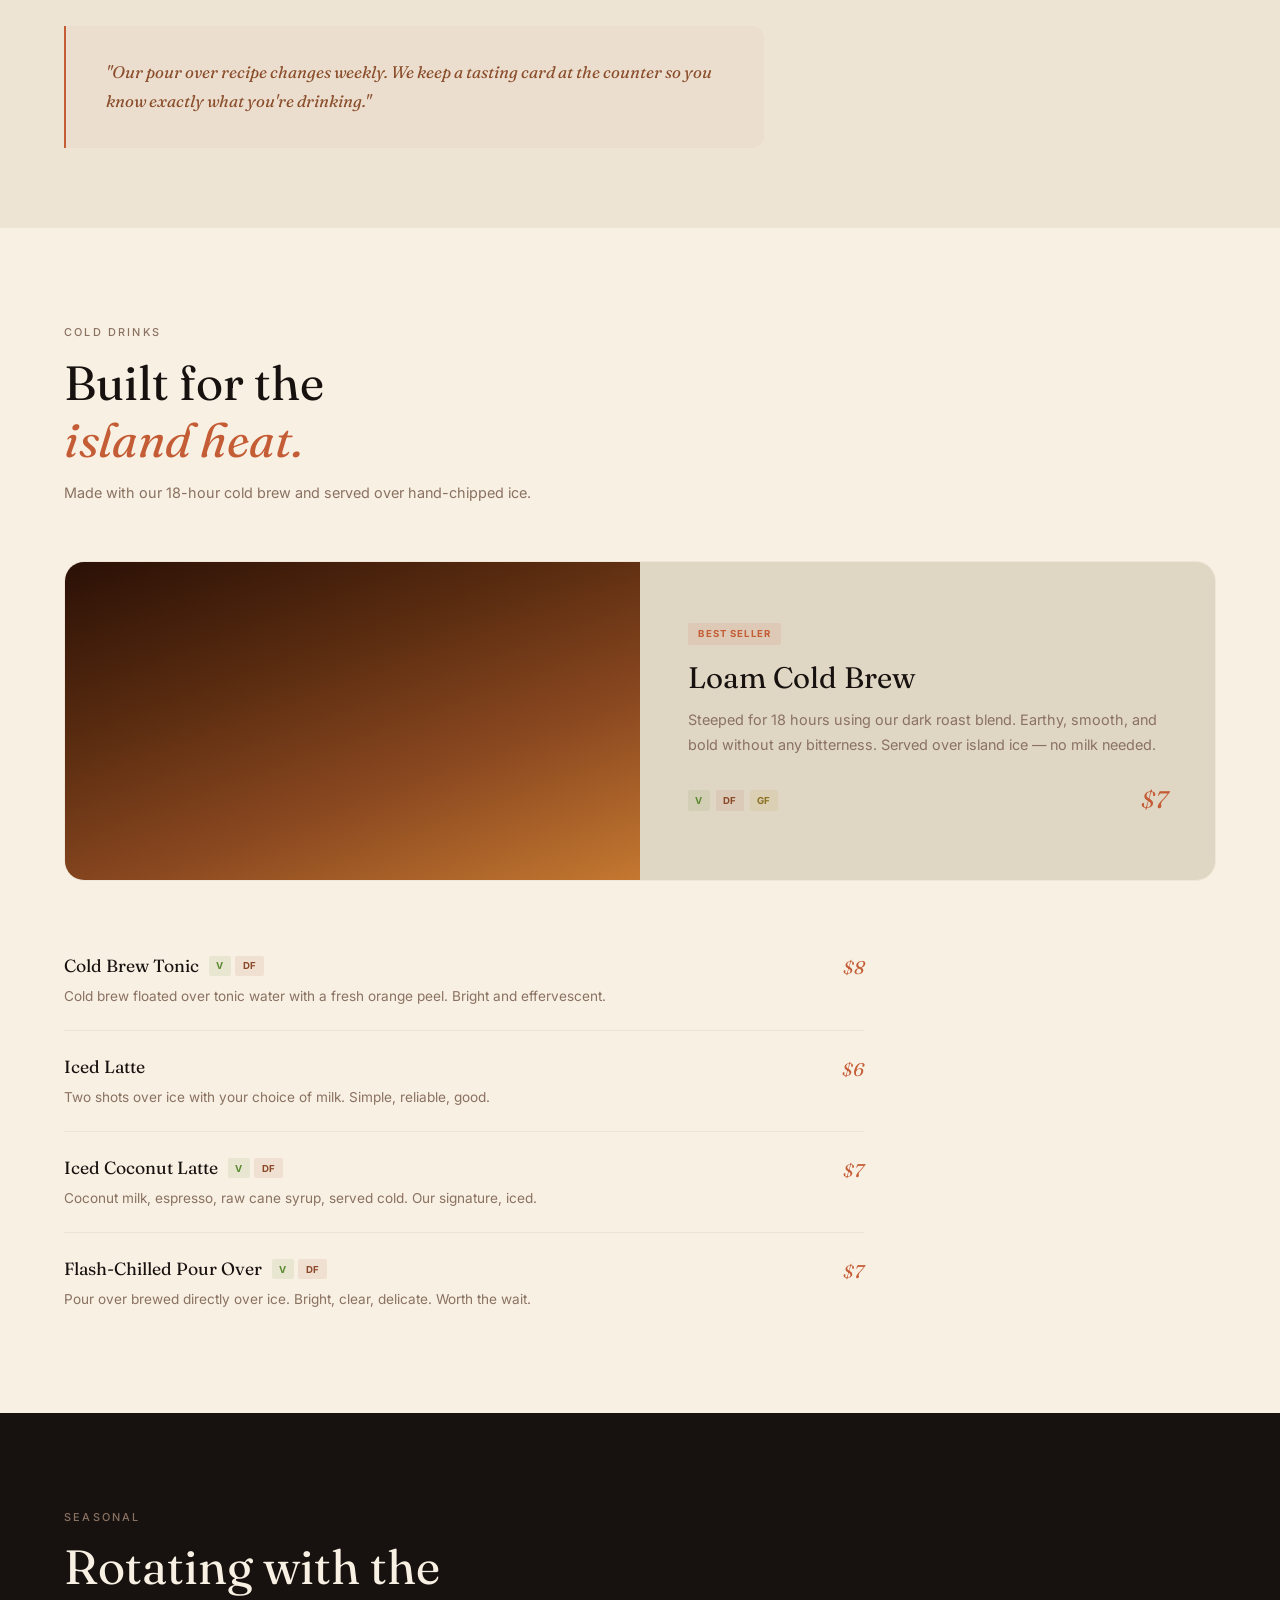
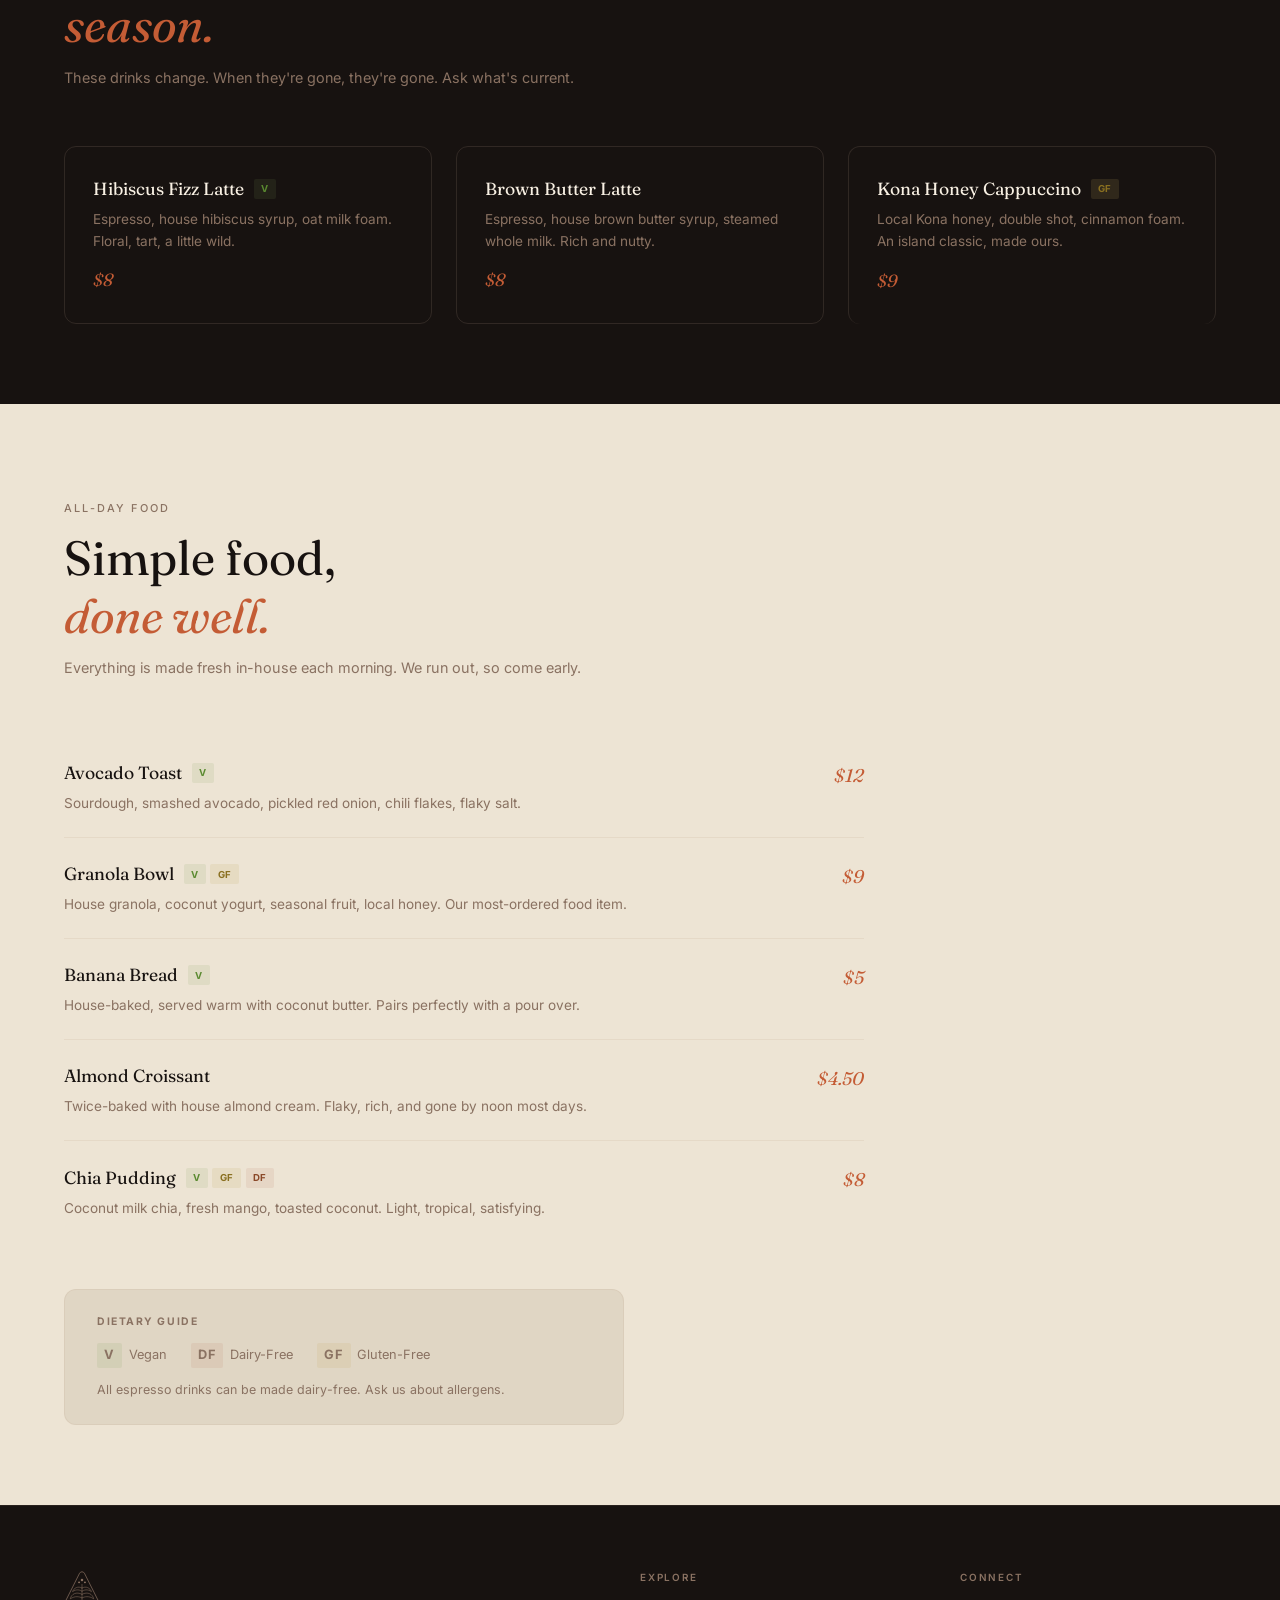
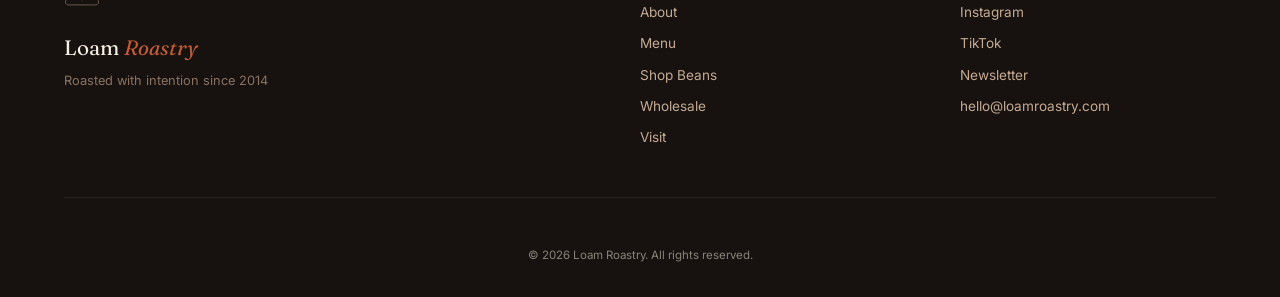
<file: menu.html>
<!DOCTYPE html>
<html lang="en">
<head>
  <meta charset="UTF-8" />
  <meta name="viewport" content="width=device-width, initial-scale=1.0" />
  <title>Menu — Loam Roastry</title>
  <link rel="preconnect" href="https://fonts.googleapis.com" />
  <link rel="preconnect" href="https://fonts.gstatic.com" crossorigin />
  <link href="https://fonts.googleapis.com/css2?family=Fraunces:ital,opsz,wght@0,9..144,300;0,9..144,400;0,9..144,700;1,9..144,300;1,9..144,400&family=Inter:wght@300;400;500;600&display=swap" rel="stylesheet" />
  <link rel="stylesheet" href="style.css" />
  <link rel="stylesheet" href="menu.css" />
</head>
<body>

  <!-- NAV -->
  <nav class="nav">
    <a href="index.html" class="nav__logo">
      <svg class="nav__mark" xmlns="http://www.w3.org/2000/svg" viewBox="0 0 80 88" fill="none">
        <path d="M40 4C42.2 4 44.2 5.1 45.3 7L76 68C77.1 70 77.1 72.4 76 74.4C74.9 76.4 72.8 77.6 70.7 77.6H9.3C7.2 77.6 5.1 76.4 4 74.4C2.9 72.4 2.9 70 4 68L34.7 7C35.8 5.1 37.8 4 40 4Z" stroke="currentColor" stroke-width="1.6"/>
        <circle cx="40" cy="22" r="2.8" fill="currentColor"/>
        <circle cx="33.5" cy="27.5" r="2.2" fill="currentColor"/>
        <circle cx="46.5" cy="27.5" r="2.2" fill="currentColor"/>
        <line x1="40" y1="31" x2="40" y2="68" stroke="currentColor" stroke-width="1.2"/>
        <path d="M40 40 C31 35 22 40 19 48 C28 42 35 44 40 47" stroke="currentColor" stroke-width="1.2" fill="none" stroke-linecap="round"/>
        <path d="M40 40 C49 35 58 40 61 48 C52 42 45 44 40 47" stroke="currentColor" stroke-width="1.2" fill="none" stroke-linecap="round"/>
        <path d="M40 54 C27 47 16 54 14 64 C25 57 34 59 40 62" stroke="currentColor" stroke-width="1.2" fill="none" stroke-linecap="round"/>
        <path d="M40 54 C53 47 64 54 66 64 C55 57 46 59 40 62" stroke="currentColor" stroke-width="1.2" fill="none" stroke-linecap="round"/>
      </svg>
      <span class="nav__wordmark">Loam <em>Roastry</em></span>
    </a>
    <ul class="nav__links">
      <li><a href="about.html">About</a></li>
      <li><a href="menu.html" class="nav__active">Menu</a></li>
      <li><a href="index.html#beans">Shop</a></li>
      <li><a href="index.html#wholesale">Wholesale</a></li>
      <li><a href="index.html#visit">Visit</a></li>
    </ul>
    <a href="index.html#visit" class="btn btn--outline">Find Us</a>
  </nav>

  <!-- HERO -->
  <section class="menu-hero">
    <div class="menu-hero__img"></div>
    <div class="menu-hero__content">
      <p class="menu-hero__eyebrow reveal">North Shore, Oahu</p>
      <h1 class="menu-hero__headline reveal">Everything<br>we <em>make.</em></h1>
      <p class="menu-hero__sub reveal">All drinks made to order. Milk alternatives available for any espresso drink.</p>
    </div>
    <div class="menu-hero__scroll reveal">
      <span>Scroll to explore</span>
      <svg width="16" height="24" viewBox="0 0 16 24" fill="none"><rect x="6.5" y="0.5" width="3" height="6" rx="1.5" fill="currentColor" opacity="0.5"/><line x1="8" y1="10" x2="8" y2="22" stroke="currentColor" stroke-width="1.5"/><path d="M4 18 L8 22 L12 18" stroke="currentColor" stroke-width="1.5" fill="none" stroke-linecap="round" stroke-linejoin="round"/></svg>
    </div>
  </section>

  <!-- STICKY CATEGORY NAV -->
  <div class="menu-nav" id="menu-nav">
    <div class="menu-nav__inner">
      <a href="#espresso" class="menu-nav__link active" data-section="espresso">Espresso</a>
      <a href="#filter" class="menu-nav__link" data-section="filter">Filter</a>
      <a href="#cold" class="menu-nav__link" data-section="cold">Cold</a>
      <a href="#seasonal" class="menu-nav__link" data-section="seasonal">Seasonal</a>
      <a href="#food" class="menu-nav__link" data-section="food">Food</a>
    </div>
    <p class="menu-nav__note">All prices in USD · Ask about milk alternatives</p>
  </div>

  <!-- ESPRESSO -->
  <section class="menu-section" id="espresso">
    <div class="menu-section__header reveal">
      <p class="section-label">Espresso Bar</p>
      <h2>The foundation<br>of <em>everything.</em></h2>
      <p class="menu-section__desc">All espresso drinks are made with our Colombia Huila single origin unless noted.</p>
    </div>

    <div class="menu-featured reveal">
      <div class="menu-featured__img menu-featured__img--coconut"></div>
      <div class="menu-featured__text">
        <span class="menu-featured__badge">House Signature</span>
        <h3>Coconut Latte</h3>
        <p>Our most-loved drink. Local coconut milk, two pulls of Colombia Huila espresso, a touch of raw cane sugar. Ordered hot or iced.</p>
        <div class="menu-featured__footer">
          <div class="menu-featured__tags">
            <span class="tag tag--v">V</span>
            <span class="tag tag--df">DF</span>
          </div>
          <span class="menu-featured__price">$7</span>
        </div>
      </div>
    </div>

    <div class="menu-items">
      <div class="menu-item reveal">
        <div class="menu-item__info">
          <div class="menu-item__header">
            <h4>Espresso</h4>
          </div>
          <p>Double shot. Colombia Huila. Dark chocolate, caramel, clean finish.</p>
        </div>
        <span class="menu-item__price">$4</span>
      </div>
      <div class="menu-item reveal">
        <div class="menu-item__info">
          <div class="menu-item__header">
            <h4>Americano</h4>
          </div>
          <p>Espresso and hot water. Adjust the ratio to taste — just ask.</p>
        </div>
        <span class="menu-item__price">$5</span>
      </div>
      <div class="menu-item reveal">
        <div class="menu-item__info">
          <div class="menu-item__header">
            <h4>Cortado</h4>
          </div>
          <p>Equal parts espresso and steamed milk. Direct and perfectly balanced.</p>
        </div>
        <span class="menu-item__price">$5</span>
      </div>
      <div class="menu-item reveal">
        <div class="menu-item__info">
          <div class="menu-item__header">
            <h4>Flat White</h4>
          </div>
          <p>Ristretto pulls, velvety microfoam, served in a smaller cup.</p>
        </div>
        <span class="menu-item__price">$6</span>
      </div>
      <div class="menu-item reveal">
        <div class="menu-item__info">
          <div class="menu-item__header">
            <h4>Latte</h4>
          </div>
          <p>Two shots, steamed milk, light foam. Simple and good.</p>
        </div>
        <span class="menu-item__price">$6</span>
      </div>
      <div class="menu-item reveal">
        <div class="menu-item__info">
          <div class="menu-item__header">
            <h4>Cappuccino</h4>
          </div>
          <p>Equal thirds: espresso, steamed milk, and foam. Classic.</p>
        </div>
        <span class="menu-item__price">$6</span>
      </div>
      <div class="menu-item reveal">
        <div class="menu-item__info">
          <div class="menu-item__header">
            <h4>Oat Mocha</h4>
            <div class="menu-item__tags">
              <span class="tag tag--v">V</span>
            </div>
          </div>
          <p>Espresso, house dark cacao syrup, steamed oat milk.</p>
        </div>
        <span class="menu-item__price">$7</span>
      </div>
    </div>
  </section>

  <!-- FILTER -->
  <section class="menu-section menu-section--alt" id="filter">
    <div class="menu-section__header reveal">
      <p class="section-label">Filter Coffee</p>
      <h2>Slow-brewed,<br><em>intentional.</em></h2>
      <p class="menu-section__desc">Our filter offerings change with the season and what's coming off the roaster.</p>
    </div>

    <div class="menu-items">
      <div class="menu-item reveal">
        <div class="menu-item__info">
          <div class="menu-item__header">
            <h4>Batch Brew</h4>
            <div class="menu-item__tags">
              <span class="tag tag--v">V</span>
              <span class="tag tag--df">DF</span>
            </div>
          </div>
          <p>Rotating single origin, brewed fresh every hour. Ask what's on today.</p>
        </div>
        <span class="menu-item__price">$4</span>
      </div>
      <div class="menu-item reveal">
        <div class="menu-item__info">
          <div class="menu-item__header">
            <h4>Pour Over</h4>
            <div class="menu-item__tags">
              <span class="tag tag--v">V</span>
              <span class="tag tag--df">DF</span>
            </div>
          </div>
          <p>Hand-poured to order. Ethiopia Yirgacheffe — blueberry, jasmine, lemon.</p>
        </div>
        <span class="menu-item__price">$6</span>
      </div>
      <div class="menu-item reveal">
        <div class="menu-item__info">
          <div class="menu-item__header">
            <h4>AeroPress</h4>
            <div class="menu-item__tags">
              <span class="tag tag--v">V</span>
              <span class="tag tag--df">DF</span>
            </div>
          </div>
          <p>Concentrated, smooth, full-bodied. A different way to experience the bean.</p>
        </div>
        <span class="menu-item__price">$6</span>
      </div>
      <div class="menu-item reveal">
        <div class="menu-item__info">
          <div class="menu-item__header">
            <h4>Chemex</h4>
            <span class="menu-item__note">Serves 2</span>
          </div>
          <p>Clean and balanced. Best shared. Reserve at the counter — takes about 6 minutes.</p>
        </div>
        <span class="menu-item__price">$10</span>
      </div>
    </div>

    <div class="menu-callout reveal">
      <p>"Our pour over recipe changes weekly. We keep a tasting card at the counter so you know exactly what you're drinking."</p>
    </div>
  </section>

  <!-- COLD -->
  <section class="menu-section" id="cold">
    <div class="menu-section__header reveal">
      <p class="section-label">Cold Drinks</p>
      <h2>Built for the<br><em>island heat.</em></h2>
      <p class="menu-section__desc">Made with our 18-hour cold brew and served over hand-chipped ice.</p>
    </div>

    <div class="menu-featured reveal">
      <div class="menu-featured__img menu-featured__img--coldbrew"></div>
      <div class="menu-featured__text">
        <span class="menu-featured__badge">Best Seller</span>
        <h3>Loam Cold Brew</h3>
        <p>Steeped for 18 hours using our dark roast blend. Earthy, smooth, and bold without any bitterness. Served over island ice — no milk needed.</p>
        <div class="menu-featured__footer">
          <div class="menu-featured__tags">
            <span class="tag tag--v">V</span>
            <span class="tag tag--df">DF</span>
            <span class="tag tag--gf">GF</span>
          </div>
          <span class="menu-featured__price">$7</span>
        </div>
      </div>
    </div>

    <div class="menu-items">
      <div class="menu-item reveal">
        <div class="menu-item__info">
          <div class="menu-item__header">
            <h4>Cold Brew Tonic</h4>
            <div class="menu-item__tags">
              <span class="tag tag--v">V</span>
              <span class="tag tag--df">DF</span>
            </div>
          </div>
          <p>Cold brew floated over tonic water with a fresh orange peel. Bright and effervescent.</p>
        </div>
        <span class="menu-item__price">$8</span>
      </div>
      <div class="menu-item reveal">
        <div class="menu-item__info">
          <div class="menu-item__header">
            <h4>Iced Latte</h4>
          </div>
          <p>Two shots over ice with your choice of milk. Simple, reliable, good.</p>
        </div>
        <span class="menu-item__price">$6</span>
      </div>
      <div class="menu-item reveal">
        <div class="menu-item__info">
          <div class="menu-item__header">
            <h4>Iced Coconut Latte</h4>
            <div class="menu-item__tags">
              <span class="tag tag--v">V</span>
              <span class="tag tag--df">DF</span>
            </div>
          </div>
          <p>Coconut milk, espresso, raw cane syrup, served cold. Our signature, iced.</p>
        </div>
        <span class="menu-item__price">$7</span>
      </div>
      <div class="menu-item reveal">
        <div class="menu-item__info">
          <div class="menu-item__header">
            <h4>Flash-Chilled Pour Over</h4>
            <div class="menu-item__tags">
              <span class="tag tag--v">V</span>
              <span class="tag tag--df">DF</span>
            </div>
          </div>
          <p>Pour over brewed directly over ice. Bright, clear, delicate. Worth the wait.</p>
        </div>
        <span class="menu-item__price">$7</span>
      </div>
    </div>
  </section>

  <!-- SEASONAL -->
  <section class="menu-section menu-section--dark" id="seasonal">
    <div class="menu-section__header reveal">
      <p class="section-label">Seasonal</p>
      <h2>Rotating with the<br><em>season.</em></h2>
      <p class="menu-section__desc">These drinks change. When they're gone, they're gone. Ask what's current.</p>
    </div>

    <div class="menu-items menu-items--seasonal">
      <div class="menu-item reveal">
        <div class="menu-item__info">
          <div class="menu-item__header">
            <h4>Hibiscus Fizz Latte</h4>
            <div class="menu-item__tags">
              <span class="tag tag--v">V</span>
            </div>
          </div>
          <p>Espresso, house hibiscus syrup, oat milk foam. Floral, tart, a little wild.</p>
        </div>
        <span class="menu-item__price">$8</span>
      </div>
      <div class="menu-item reveal">
        <div class="menu-item__info">
          <div class="menu-item__header">
            <h4>Brown Butter Latte</h4>
          </div>
          <p>Espresso, house brown butter syrup, steamed whole milk. Rich and nutty.</p>
        </div>
        <span class="menu-item__price">$8</span>
      </div>
      <div class="menu-item reveal">
        <div class="menu-item__info">
          <div class="menu-item__header">
            <h4>Kona Honey Cappuccino</h4>
            <div class="menu-item__tags">
              <span class="tag tag--gf">GF</span>
            </div>
          </div>
          <p>Local Kona honey, double shot, cinnamon foam. An island classic, made ours.</p>
        </div>
        <span class="menu-item__price">$9</span>
      </div>
    </div>
  </section>

  <!-- FOOD -->
  <section class="menu-section menu-section--alt" id="food">
    <div class="menu-section__header reveal">
      <p class="section-label">All-Day Food</p>
      <h2>Simple food,<br><em>done well.</em></h2>
      <p class="menu-section__desc">Everything is made fresh in-house each morning. We run out, so come early.</p>
    </div>

    <div class="menu-items">
      <div class="menu-item reveal">
        <div class="menu-item__info">
          <div class="menu-item__header">
            <h4>Avocado Toast</h4>
            <div class="menu-item__tags">
              <span class="tag tag--v">V</span>
            </div>
          </div>
          <p>Sourdough, smashed avocado, pickled red onion, chili flakes, flaky salt.</p>
        </div>
        <span class="menu-item__price">$12</span>
      </div>
      <div class="menu-item reveal">
        <div class="menu-item__info">
          <div class="menu-item__header">
            <h4>Granola Bowl</h4>
            <div class="menu-item__tags">
              <span class="tag tag--v">V</span>
              <span class="tag tag--gf">GF</span>
            </div>
          </div>
          <p>House granola, coconut yogurt, seasonal fruit, local honey. Our most-ordered food item.</p>
        </div>
        <span class="menu-item__price">$9</span>
      </div>
      <div class="menu-item reveal">
        <div class="menu-item__info">
          <div class="menu-item__header">
            <h4>Banana Bread</h4>
            <div class="menu-item__tags">
              <span class="tag tag--v">V</span>
            </div>
          </div>
          <p>House-baked, served warm with coconut butter. Pairs perfectly with a pour over.</p>
        </div>
        <span class="menu-item__price">$5</span>
      </div>
      <div class="menu-item reveal">
        <div class="menu-item__info">
          <div class="menu-item__header">
            <h4>Almond Croissant</h4>
          </div>
          <p>Twice-baked with house almond cream. Flaky, rich, and gone by noon most days.</p>
        </div>
        <span class="menu-item__price">$4.50</span>
      </div>
      <div class="menu-item reveal">
        <div class="menu-item__info">
          <div class="menu-item__header">
            <h4>Chia Pudding</h4>
            <div class="menu-item__tags">
              <span class="tag tag--v">V</span>
              <span class="tag tag--gf">GF</span>
              <span class="tag tag--df">DF</span>
            </div>
          </div>
          <p>Coconut milk chia, fresh mango, toasted coconut. Light, tropical, satisfying.</p>
        </div>
        <span class="menu-item__price">$8</span>
      </div>
    </div>

    <!-- DIETARY LEGEND -->
    <div class="menu-legend reveal">
      <p class="menu-legend__title">Dietary Guide</p>
      <div class="menu-legend__items">
        <span><span class="tag tag--v">V</span> Vegan</span>
        <span><span class="tag tag--df">DF</span> Dairy-Free</span>
        <span><span class="tag tag--gf">GF</span> Gluten-Free</span>
      </div>
      <p class="menu-legend__note">All espresso drinks can be made dairy-free. Ask us about allergens.</p>
    </div>
  </section>

  <!-- STICKY ORDER BAR -->
  <div class="order-bar">
    <div class="order-bar__left">
      <span class="order-bar__status">
        <span class="order-bar__dot"></span>
        Open today · 6am – 4pm
      </span>
      <span class="order-bar__divider">·</span>
      <span class="order-bar__roast">Today's roast: <em>Morning Light, Ethiopia</em></span>
    </div>
    <div class="order-bar__right">
      <a href="index.html#beans" class="btn btn--primary btn--sm">Shop Beans Online</a>
    </div>
  </div>

  <!-- FOOTER -->
  <footer class="footer">
    <div class="footer__top">
      <div class="footer__brand">
        <svg class="footer__mark" xmlns="http://www.w3.org/2000/svg" viewBox="0 0 80 88" fill="none">
          <path d="M40 4C42.2 4 44.2 5.1 45.3 7L76 68C77.1 70 77.1 72.4 76 74.4C74.9 76.4 72.8 77.6 70.7 77.6H9.3C7.2 77.6 5.1 76.4 4 74.4C2.9 72.4 2.9 70 4 68L34.7 7C35.8 5.1 37.8 4 40 4Z" stroke="currentColor" stroke-width="1.6"/>
          <circle cx="40" cy="22" r="2.8" fill="currentColor"/>
          <circle cx="33.5" cy="27.5" r="2.2" fill="currentColor"/>
          <circle cx="46.5" cy="27.5" r="2.2" fill="currentColor"/>
          <line x1="40" y1="31" x2="40" y2="68" stroke="currentColor" stroke-width="1.2"/>
          <path d="M40 40 C31 35 22 40 19 48 C28 42 35 44 40 47" stroke="currentColor" stroke-width="1.2" fill="none" stroke-linecap="round"/>
          <path d="M40 40 C49 35 58 40 61 48 C52 42 45 44 40 47" stroke="currentColor" stroke-width="1.2" fill="none" stroke-linecap="round"/>
          <path d="M40 54 C27 47 16 54 14 64 C25 57 34 59 40 62" stroke="currentColor" stroke-width="1.2" fill="none" stroke-linecap="round"/>
          <path d="M40 54 C53 47 64 54 66 64 C55 57 46 59 40 62" stroke="currentColor" stroke-width="1.2" fill="none" stroke-linecap="round"/>
        </svg>
        <p class="footer__name">Loam <em>Roastry</em></p>
        <p class="footer__tagline">Roasted with intention since 2014</p>
      </div>
      <div class="footer__nav">
        <h5>Explore</h5>
        <a href="about.html">About</a>
        <a href="menu.html">Menu</a>
        <a href="index.html#beans">Shop Beans</a>
        <a href="index.html#wholesale">Wholesale</a>
        <a href="index.html#visit">Visit</a>
      </div>
      <div class="footer__nav">
        <h5>Connect</h5>
        <a href="#">Instagram</a>
        <a href="#">TikTok</a>
        <a href="#">Newsletter</a>
        <a href="#">hello@loamroastry.com</a>
      </div>
    </div>
    <div class="footer__bottom">
      <p>&copy; 2026 Loam Roastry. All rights reserved.</p>
    </div>
  </footer>

  <script src="cursor.js"></script>
  <script src="menu.js"></script>
</body>
</html>
</file>
<file: style.css>
/* ============================================
   LOAM ROASTRY — CSS
   ============================================ */

*, *::before, *::after { box-sizing: border-box; margin: 0; padding: 0; }

:root {
  --cream:      #f8f0e3;
  --cream-dk:   #ede4d4;
  --cream-dkr:  #e0d6c4;
  --black:      #171210;
  --taupe:      #8a7262;
  --tan:        #c4aa92;
  --gray-warm:  #888278;
  --brown-dk:   #693628;
  --rust:       #c45c35;
  --salmon:     #c48872;
  --brown:      #8a4e2c;

  --font-serif: 'Fraunces', Georgia, serif;
  --font-sans:  'Inter', system-ui, sans-serif;

  --radius:    12px;
  --radius-lg: 20px;
}

html { scroll-behavior: smooth; }

/* ---- CUSTOM CURSOR ---- */
@media (hover: hover) {
  body, a, button { cursor: none; }
}

.cursor-blob {
  position: fixed;
  top: 0; left: 0;
  /* Offset so the center of the blob sits on the cursor hotspot */
  margin: -16px 0 0 -16px;
  width: 32px;
  height: 32px;
  border-radius: 50%;
  background: #fff;
  mix-blend-mode: difference;
  pointer-events: none;
  z-index: 9999;
  /* Only transition size — position is set via transform with no transition */
  transition: width 0.18s ease, height 0.18s ease,
              margin 0.18s ease, opacity 0.25s ease;
  opacity: 0;
  will-change: transform;
}

.cursor-blob--visible { opacity: 1; }

/* Hovering a link: slight grow */
.cursor-blob--link {
  width: 52px;
  height: 52px;
  margin: -26px 0 0 -26px;
}

/* Hovering a card: big expand */
.cursor-blob--card {
  width: 80px;
  height: 80px;
  margin: -40px 0 0 -40px;
}

/* Click: compress */
.cursor-blob--click {
  width: 20px;
  height: 20px;
  margin: -10px 0 0 -10px;
}

/* ---- SCROLL REVEAL ---- */
.reveal {
  opacity: 0;
  transform: translateY(22px);
  transition: opacity 0.65s ease, transform 0.65s ease;
}

.reveal.visible {
  opacity: 1;
  transform: translateY(0);
}

body {
  font-family: var(--font-sans);
  background: var(--cream);
  color: var(--black);
  line-height: 1.6;
  -webkit-font-smoothing: antialiased;
}

/* ---- SHARED ---- */
.section-label {
  font-size: 0.68rem;
  font-weight: 500;
  letter-spacing: 0.2em;
  text-transform: uppercase;
  color: var(--taupe);
  margin-bottom: 0.75rem;
  display: block;
}

h2 {
  font-family: var(--font-serif);
  font-size: clamp(2rem, 4vw, 3rem);
  font-weight: 400;
  color: var(--black);
  line-height: 1.2;
}

h2 em {
  font-style: italic;
  color: var(--rust);
}

/* ---- BUTTONS ---- */
.btn {
  display: inline-block;
  padding: 0.75rem 1.75rem;
  border-radius: 3px;
  font-family: var(--font-sans);
  font-size: 0.7rem;
  font-weight: 600;
  letter-spacing: 0.14em;
  text-transform: uppercase;
  text-decoration: none;
  cursor: pointer;
  transition: all 0.2s ease;
  border: 1.5px solid transparent;
}

.btn--primary {
  background: var(--rust);
  color: var(--cream);
  border-color: var(--rust);
}
.btn--primary:hover { background: var(--brown-dk); border-color: var(--brown-dk); }

.btn--outline {
  background: transparent;
  color: var(--black);
  border-color: var(--black);
}
.btn--outline:hover { background: var(--black); color: var(--cream); }

.btn--ghost {
  background: transparent;
  color: var(--cream);
  border-color: rgba(248,240,227,0.4);
}
.btn--ghost:hover { border-color: var(--cream); background: rgba(248,240,227,0.1); }

.btn--sm { padding: 0.5rem 1.1rem; font-size: 0.65rem; }

/* ---- NAV ---- */
.nav {
  position: fixed;
  top: 0; left: 0; right: 0;
  z-index: 100;
  display: flex;
  align-items: center;
  justify-content: space-between;
  padding: 1.1rem 5%;
  background: rgba(248, 240, 227, 0.94);
  backdrop-filter: blur(14px);
  border-bottom: 1px solid rgba(196,170,146,0.25);
}

.nav__logo {
  display: flex;
  align-items: center;
  gap: 0.65rem;
  text-decoration: none;
  color: var(--black);
}

.nav__mark {
  width: 26px;
  height: auto;
  color: var(--brown);
}

.nav__wordmark {
  font-family: var(--font-serif);
  font-size: 1.1rem;
  font-weight: 400;
  color: var(--black);
}

.nav__wordmark em {
  font-style: italic;
  color: var(--rust);
}

.nav__links {
  display: flex;
  gap: 2.25rem;
  list-style: none;
}

.nav__links a {
  text-decoration: none;
  font-size: 0.72rem;
  font-weight: 500;
  letter-spacing: 0.1em;
  text-transform: uppercase;
  color: var(--taupe);
  transition: color 0.2s;
}
.nav__links a:hover { color: var(--rust); }

/* ---- HERO ---- */
.hero {
  min-height: 100vh;
  display: grid;
  grid-template-columns: 1fr 1fr;
  padding-top: 72px;
  overflow: hidden;
}

.hero__inner {
  display: flex;
  flex-direction: column;
  justify-content: center;
  padding: 5rem 5% 5rem 7%;
  background: var(--cream);
}

.hero__eyebrow {
  font-size: 0.68rem;
  font-weight: 500;
  letter-spacing: 0.18em;
  text-transform: uppercase;
  color: var(--taupe);
  margin-bottom: 1.25rem;
}

.hero__headline {
  font-family: var(--font-serif);
  font-size: clamp(3rem, 5.5vw, 5rem);
  font-weight: 400;
  color: var(--black);
  line-height: 1.1;
  margin-bottom: 1.25rem;
}

.hero__headline em {
  font-style: italic;
  color: var(--rust);
}

.hero__sub {
  font-size: 0.95rem;
  color: var(--taupe);
  margin-bottom: 2.5rem;
  line-height: 1.75;
  max-width: 360px;
}

.hero__cta {
  display: flex;
  gap: 0.85rem;
  flex-wrap: wrap;
}

.hero__cta .btn--ghost {
  color: var(--black);
  border-color: rgba(23,18,16,0.3);
}
.hero__cta .btn--ghost:hover {
  border-color: var(--black);
  background: transparent;
}

.hero__img {
  background:
    linear-gradient(180deg, rgba(23,18,16,0.35) 0%, rgba(23,18,16,0.1) 40%, transparent 100%),
    linear-gradient(135deg, #3d2010 0%, #6b3e22 30%, #c47a3a 60%, #8a5020 80%, #2a1808 100%);
  min-height: 600px;
}

/* ---- STRIP ---- */
.strip {
  background: var(--rust);
  padding: 0.85rem 5%;
  display: flex;
  align-items: center;
  justify-content: center;
  gap: 1.25rem;
  font-size: 0.68rem;
  font-weight: 600;
  letter-spacing: 0.16em;
  text-transform: uppercase;
  color: var(--cream);
}

.strip .dot { opacity: 0.5; }

/* ---- STORY ---- */
.story {
  display: grid;
  grid-template-columns: 1fr 1fr;
  min-height: 580px;
}

.story__img {
  background:
    linear-gradient(160deg, rgba(23,18,16,0.2) 0%, transparent 60%),
    linear-gradient(135deg, #1e0e06 0%, #4a2812 30%, #8a5a2a 55%, #c49060 75%, #6b3818 100%);
}

.story__text {
  display: flex;
  flex-direction: column;
  justify-content: center;
  padding: 5rem 7% 5rem 5%;
  background: var(--cream-dk);
}

.story__text h2 {
  margin-bottom: 1.5rem;
}

.story__text p {
  font-size: 0.95rem;
  color: var(--taupe);
  line-height: 1.85;
  margin-bottom: 1rem;
  max-width: 440px;
}

.story__text .btn {
  margin-top: 1rem;
  align-self: flex-start;
}

/* ---- MENU ---- */
.menu {
  background: var(--cream);
  padding: 7rem 5%;
}

.menu__header {
  text-align: center;
  margin-bottom: 3.5rem;
}

.menu__grid {
  display: grid;
  grid-template-columns: repeat(3, 1fr);
  gap: 1.5rem;
  max-width: 1100px;
  margin: 0 auto;
}

.menu-card {
  background: var(--cream-dk);
  border-radius: var(--radius-lg);
  overflow: hidden;
  position: relative;
  transition: transform 0.2s, box-shadow 0.2s;
  border: 1px solid rgba(196,170,146,0.2);
}

.menu-card:hover {
  transform: translateY(-4px);
  box-shadow: 0 14px 40px rgba(23,18,16,0.1);
}

.menu-card__top {
  height: 140px;
}

.menu-card__top--1 { background: linear-gradient(135deg, #c4aa92 0%, #e0c8a8 100%); }
.menu-card__top--2 { background: linear-gradient(135deg, #3d2010 0%, #693628 100%); }
.menu-card__top--3 { background: linear-gradient(135deg, #8a7262 0%, #c4aa92 100%); }
.menu-card__top--4 { background: linear-gradient(135deg, #c4aa92 0%, #8a7262 100%); }
.menu-card__top--5 { background: linear-gradient(135deg, #1e0e06 0%, #4a2010 100%); }
.menu-card__top--6 { background: linear-gradient(135deg, #8a8278 0%, #c4bab0 100%); }

.menu-card--featured .menu-card__top--2 {
  background: linear-gradient(135deg, #c45c35 0%, #8a3a1e 100%);
}

.menu-card__badge {
  position: absolute;
  top: 0.85rem;
  left: 0.85rem;
  background: var(--cream);
  color: var(--rust);
  font-size: 0.6rem;
  font-weight: 700;
  letter-spacing: 0.1em;
  text-transform: uppercase;
  padding: 0.25rem 0.65rem;
  border-radius: 50px;
}

.menu-card__body {
  padding: 1.5rem;
}

.menu-card h3 {
  font-family: var(--font-serif);
  font-size: 1.2rem;
  font-weight: 400;
  color: var(--black);
  margin-bottom: 0.45rem;
}

.menu-card p {
  font-size: 0.85rem;
  color: var(--taupe);
  line-height: 1.65;
  margin-bottom: 1rem;
}

.menu-card__price {
  font-family: var(--font-serif);
  font-size: 1.15rem;
  font-style: italic;
  color: var(--rust);
}

/* ---- WHOLESALE ---- */
.wholesale {
  display: grid;
  grid-template-columns: 1fr 1fr;
  min-height: 520px;
}

.wholesale__img {
  background:
    linear-gradient(160deg, rgba(23,18,16,0.3) 0%, transparent 50%),
    linear-gradient(135deg, #4a2010 0%, #8a4a20 30%, #c47830 55%, #6b3810 80%, #1e0c04 100%);
}

.wholesale__text {
  display: flex;
  flex-direction: column;
  justify-content: center;
  padding: 5rem 7% 5rem 5%;
  background: var(--cream);
}

.wholesale__text h2 {
  margin-bottom: 1.25rem;
}

.wholesale__text p {
  font-size: 0.95rem;
  color: var(--taupe);
  line-height: 1.85;
  margin-bottom: 2rem;
  max-width: 440px;
}

/* ---- BEANS ---- */
.beans {
  padding: 7rem 5%;
  background: var(--cream-dk);
}

.beans__header {
  text-align: center;
  margin-bottom: 3.5rem;
}

.beans__sub {
  font-size: 0.875rem;
  color: var(--taupe);
  margin-top: 0.6rem;
}

.beans__grid {
  display: grid;
  grid-template-columns: repeat(3, 1fr);
  gap: 2rem;
  max-width: 1000px;
  margin: 0 auto;
}

.bean-card {
  background: var(--cream);
  border-radius: var(--radius-lg);
  overflow: hidden;
  border: 1px solid rgba(196,170,146,0.2);
  transition: transform 0.2s, box-shadow 0.2s;
}

.bean-card:hover {
  transform: translateY(-4px);
  box-shadow: 0 12px 36px rgba(23,18,16,0.1);
}

.bean-card__img {
  height: 180px;
}

.bean-card__img--1 { background: linear-gradient(160deg, #d4c4a0 0%, #a89060 50%, #6a4820 100%); }
.bean-card__img--2 { background: linear-gradient(160deg, #2a1006 0%, #5a2c10 40%, #8a4820 100%); }
.bean-card__img--3 { background: linear-gradient(160deg, #c4b890 0%, #8a7040 50%, #4a3010 100%); }

.bean-card__body {
  padding: 1.75rem 1.5rem;
}

.bean-card__origin {
  font-size: 0.62rem;
  font-weight: 600;
  letter-spacing: 0.16em;
  text-transform: uppercase;
  color: var(--taupe);
  display: block;
  margin-bottom: 0.4rem;
}

.bean-card h3 {
  font-family: var(--font-serif);
  font-size: 1.5rem;
  font-weight: 400;
  color: var(--black);
  margin-bottom: 0.4rem;
}

.bean-card__notes {
  font-family: var(--font-serif);
  font-style: italic;
  font-size: 0.9rem;
  color: var(--taupe);
  margin-bottom: 0.35rem;
}

.bean-card__roast {
  font-size: 0.62rem;
  font-weight: 500;
  letter-spacing: 0.12em;
  text-transform: uppercase;
  color: var(--salmon);
  display: block;
  margin-bottom: 1.25rem;
}

.bean-card__footer {
  display: flex;
  align-items: center;
  justify-content: space-between;
}

/* ---- VISIT ---- */
.visit {
  background: var(--black);
  padding: 7rem 5%;
  text-align: center;
}

.visit .section-label { color: var(--taupe); }

.visit h2 {
  color: var(--cream);
  margin-bottom: 3.5rem;
}

.visit__details {
  display: flex;
  justify-content: center;
  gap: 6rem;
  flex-wrap: wrap;
}

.visit__block h4 {
  font-size: 0.65rem;
  font-weight: 600;
  letter-spacing: 0.18em;
  text-transform: uppercase;
  color: var(--rust);
  margin-bottom: 0.75rem;
}

.visit__block p {
  color: var(--tan);
  font-size: 0.95rem;
  line-height: 1.85;
}

/* ---- FOOTER ---- */
.footer {
  background: var(--black);
  border-top: 1px solid rgba(196,170,146,0.1);
  padding: 4rem 5% 2rem;
}

.footer__top {
  display: grid;
  grid-template-columns: 2fr 1fr 1fr;
  gap: 4rem;
  margin-bottom: 3rem;
  padding-bottom: 3rem;
  border-bottom: 1px solid rgba(196,170,146,0.1);
}

.footer__mark {
  width: 36px;
  height: auto;
  color: var(--taupe);
  margin-bottom: 0.85rem;
}

.footer__name {
  font-family: var(--font-serif);
  font-size: 1.3rem;
  font-weight: 400;
  color: var(--cream);
  margin-bottom: 0.4rem;
}

.footer__name em {
  font-style: italic;
  color: var(--rust);
}

.footer__tagline {
  font-size: 0.8rem;
  color: var(--taupe);
}

.footer__nav {
  display: flex;
  flex-direction: column;
  gap: 0.6rem;
}

.footer__nav h5 {
  font-size: 0.62rem;
  font-weight: 600;
  letter-spacing: 0.18em;
  text-transform: uppercase;
  color: var(--taupe);
  margin-bottom: 0.4rem;
}

.footer__nav a {
  font-size: 0.85rem;
  color: var(--tan);
  text-decoration: none;
  transition: color 0.2s;
}
.footer__nav a:hover { color: var(--cream); }

.footer__bottom {
  text-align: center;
}

.footer__bottom p {
  font-size: 0.72rem;
  color: var(--gray-warm);
}

/* ---- RESPONSIVE ---- */
@media (max-width: 960px) {
  .nav__links { display: none; }

  .hero {
    grid-template-columns: 1fr;
    min-height: auto;
  }
  .hero__img { min-height: 320px; }
  .hero__inner { padding: 4rem 5%; }

  .story,
  .wholesale { grid-template-columns: 1fr; }
  .story__img,
  .wholesale__img { min-height: 300px; }

  .menu__grid,
  .beans__grid { grid-template-columns: 1fr 1fr; }

  .footer__top { grid-template-columns: 1fr 1fr; }
  .footer__brand { grid-column: 1 / -1; }
}

@media (max-width: 600px) {
  .menu__grid,
  .beans__grid { grid-template-columns: 1fr; }
  .visit__details { gap: 2.5rem; }
  .footer__top { grid-template-columns: 1fr; gap: 2rem; }
}
</file>
<file: about.css>
/* ============================================
   LOAM ROASTRY — ABOUT PAGE
   ============================================ */

/* ---- PAGE HERO ---- */
.about-hero {
  display: grid;
  grid-template-columns: 1fr 1fr;
  min-height: 88vh;
  padding-top: 72px;
  overflow: hidden;
}

.about-hero__text {
  display: flex;
  flex-direction: column;
  justify-content: center;
  padding: 5rem 5% 5rem 7%;
  background: var(--cream);
}

.about-hero__headline {
  font-family: var(--font-serif);
  font-size: clamp(3rem, 5vw, 4.5rem);
  font-weight: 400;
  color: var(--black);
  line-height: 1.1;
  margin-bottom: 1.5rem;
}

.about-hero__headline em {
  font-style: italic;
  color: var(--rust);
}

.about-hero__sub {
  font-size: 1.05rem;
  color: var(--taupe);
  line-height: 1.8;
}

.about-hero__img {
  background:
    linear-gradient(180deg, rgba(23,18,16,0.15) 0%, transparent 40%),
    linear-gradient(135deg, #1e0e06 0%, #5a3018 25%, #8a5828 50%, #c49060 70%, #6b3c18 90%, #2a1208 100%);
}

/* ---- INTRO ---- */
.about-intro {
  background: var(--black);
  padding: 7rem 5%;
}

.about-intro__inner {
  max-width: 760px;
  margin: 0 auto;
  text-align: center;
}

.about-intro__inner p {
  font-family: var(--font-serif);
  font-size: clamp(1.1rem, 2vw, 1.35rem);
  font-weight: 300;
  color: var(--tan);
  line-height: 1.9;
  margin-bottom: 2rem;
}

.about-intro__big {
  font-family: var(--font-serif) !important;
  font-size: clamp(2.5rem, 5vw, 4rem) !important;
  font-style: italic;
  color: var(--rust) !important;
  line-height: 1.1 !important;
  margin-bottom: 0 !important;
}

/* ---- OUR STORY ---- */
.about-story {
  display: grid;
  grid-template-columns: 1fr 1fr;
  min-height: 640px;
}

.about-story__img {
  background:
    linear-gradient(160deg, rgba(23,18,16,0.2) 0%, transparent 50%),
    linear-gradient(135deg, #3d2010 0%, #7a4020 30%, #b87840 55%, #8a5028 80%, #2a1208 100%);
}

.about-story__text {
  display: flex;
  flex-direction: column;
  justify-content: center;
  padding: 5rem 7% 5rem 5%;
  background: var(--cream-dk);
}

.about-story__text h2 {
  margin-bottom: 1.5rem;
}

.about-story__text p {
  font-size: 0.95rem;
  color: var(--taupe);
  line-height: 1.9;
  margin-bottom: 1rem;
  max-width: 460px;
}

.about-story__quote {
  margin-top: 1.75rem;
  padding-left: 1.25rem;
  border-left: 2px solid var(--rust);
  font-family: var(--font-serif);
  font-style: italic;
  font-size: 1.05rem;
  color: var(--brown);
  line-height: 1.75;
  max-width: 440px;
}

/* ---- APPROACH ---- */
.about-approach {
  padding: 7rem 5%;
  background: var(--cream);
}

.about-approach__header {
  text-align: center;
  margin-bottom: 4rem;
}

.about-approach__grid {
  display: grid;
  grid-template-columns: repeat(3, 1fr);
  gap: 2rem;
  max-width: 1000px;
  margin: 0 auto;
}

.approach-card {
  background: var(--cream-dk);
  border-radius: var(--radius-lg);
  padding: 2.5rem 2rem;
  border: 1px solid rgba(196,170,146,0.2);
  transition: transform 0.2s, box-shadow 0.2s;
}

.approach-card:hover {
  transform: translateY(-4px);
  box-shadow: 0 12px 36px rgba(23,18,16,0.08);
}

.approach-card--mid {
  background: var(--rust);
  border-color: transparent;
}

.approach-card--mid .approach-card__num,
.approach-card--mid h3,
.approach-card--mid p {
  color: var(--cream);
}

.approach-card--mid .approach-card__num {
  color: rgba(248,240,227,0.5);
}

.approach-card__num {
  display: block;
  font-family: var(--font-serif);
  font-size: 2.5rem;
  font-weight: 300;
  font-style: italic;
  color: var(--cream-dkr);
  line-height: 1;
  margin-bottom: 1rem;
}

.approach-card h3 {
  font-family: var(--font-serif);
  font-size: 1.5rem;
  font-weight: 400;
  color: var(--black);
  margin-bottom: 0.75rem;
}

.approach-card p {
  font-size: 0.9rem;
  color: var(--taupe);
  line-height: 1.75;
}

/* ---- THE SPACE ---- */
.about-space {
  position: relative;
  min-height: 560px;
  overflow: hidden;
}

.about-space__img {
  position: absolute;
  inset: 0;
  background:
    linear-gradient(135deg, #1e0c04 0%, #4a2810 25%, #8a5030 50%, #c47840 65%, #6a3818 85%, #1a0c04 100%);
}

.about-space__overlay {
  position: relative;
  z-index: 1;
  display: flex;
  flex-direction: column;
  justify-content: center;
  min-height: 560px;
  padding: 5rem 7%;
  background: linear-gradient(90deg, rgba(23,18,16,0.82) 0%, rgba(23,18,16,0.6) 50%, rgba(23,18,16,0.1) 100%);
  max-width: 620px;
}

.about-space__overlay .section-label { color: var(--taupe); }

.about-space__overlay h2 {
  color: var(--cream);
  margin-bottom: 1.25rem;
}

.about-space__overlay h2 em {
  color: var(--salmon);
}

.about-space__overlay p {
  font-size: 0.95rem;
  color: var(--tan);
  line-height: 1.9;
  max-width: 440px;
}

/* ---- WHY WE DO IT ---- */
.about-why {
  background: var(--cream-dk);
  padding: 9rem 5%;
  text-align: center;
}

.about-why__inner {
  max-width: 680px;
  margin: 0 auto;
}

.about-why__headline {
  font-size: clamp(2.5rem, 5vw, 4rem);
  margin-bottom: 1.5rem;
}

.about-why__body {
  font-family: var(--font-serif);
  font-size: 1.15rem;
  font-style: italic;
  color: var(--taupe);
  line-height: 1.8;
  margin-bottom: 2.5rem;
}

/* ---- NAV ACTIVE ---- */
.nav__active {
  color: var(--rust) !important;
}

/* ---- RESPONSIVE ---- */
@media (max-width: 960px) {
  .about-hero,
  .about-story { grid-template-columns: 1fr; }

  .about-hero__img { min-height: 340px; order: -1; }
  .about-hero__text { padding: 4rem 5%; }

  .about-story__img { min-height: 300px; }
  .about-story__text { padding: 4rem 5%; }

  .about-approach__grid { grid-template-columns: 1fr 1fr; }

  .about-space__overlay { max-width: 100%; padding: 4rem 5%; }
}

@media (max-width: 600px) {
  .about-approach__grid { grid-template-columns: 1fr; }
}
</file>
<file: menu.css>
/* ============================================
   LOAM ROASTRY — MENU PAGE
   ============================================ */

/* ---- HERO ---- */
.menu-hero {
  position: relative;
  height: 100vh;
  min-height: 600px;
  overflow: hidden;
  display: flex;
  align-items: flex-end;
  padding-bottom: 6rem;
}

.menu-hero__img {
  position: absolute;
  top: -25%;
  left: 0;
  right: 0;
  bottom: -25%;
  will-change: transform;
  background:
    linear-gradient(180deg, rgba(23,18,16,0.5) 0%, rgba(23,18,16,0.15) 50%, rgba(23,18,16,0.65) 100%),
    linear-gradient(135deg, #1a0c04 0%, #4a2810 20%, #8a5028 45%, #c48040 60%, #7a4020 80%, #1e0c04 100%);
}

.menu-hero__content {
  position: relative;
  z-index: 1;
  padding: 0 7%;
  max-width: 700px;
}

.menu-hero__eyebrow {
  font-size: 0.68rem;
  font-weight: 500;
  letter-spacing: 0.2em;
  text-transform: uppercase;
  color: var(--salmon);
  margin-bottom: 1rem;
  display: block;
}

.menu-hero__headline {
  font-family: var(--font-serif);
  font-size: clamp(4rem, 8vw, 7rem);
  font-weight: 400;
  color: var(--cream);
  line-height: 1.0;
  margin-bottom: 1.25rem;
}

.menu-hero__headline em {
  font-style: italic;
  color: var(--rust);
}

.menu-hero__sub {
  font-size: 0.9rem;
  color: var(--tan);
  line-height: 1.75;
  max-width: 420px;
}

.menu-hero__scroll {
  position: absolute;
  bottom: 2.5rem;
  right: 7%;
  display: flex;
  flex-direction: column;
  align-items: center;
  gap: 0.5rem;
  color: var(--tan);
  font-size: 0.65rem;
  font-weight: 500;
  letter-spacing: 0.12em;
  text-transform: uppercase;
  z-index: 1;
  animation: scrollBounce 2s ease-in-out infinite;
}

@keyframes scrollBounce {
  0%, 100% { transform: translateY(0); }
  50% { transform: translateY(6px); }
}

/* ---- STICKY CATEGORY NAV ---- */
.menu-nav {
  position: sticky;
  top: 72px;
  z-index: 90;
  background: var(--cream);
  border-bottom: 1px solid rgba(196,170,146,0.25);
  display: flex;
  align-items: center;
  justify-content: space-between;
  padding: 0 5%;
}

.menu-nav__inner {
  display: flex;
  gap: 0;
}

.menu-nav__link {
  display: inline-block;
  padding: 1rem 1.5rem;
  font-size: 0.7rem;
  font-weight: 600;
  letter-spacing: 0.12em;
  text-transform: uppercase;
  text-decoration: none;
  color: var(--taupe);
  border-bottom: 2px solid transparent;
  transition: color 0.2s, border-color 0.2s;
}

.menu-nav__link:hover { color: var(--black); }

.menu-nav__link.active {
  color: var(--rust);
  border-bottom-color: var(--rust);
}

.menu-nav__note {
  font-size: 0.68rem;
  color: var(--taupe);
  display: none;
}

@media (min-width: 900px) {
  .menu-nav__note { display: block; }
}

/* ---- MENU SECTIONS ---- */
.menu-section {
  padding: 6rem 5% 5rem;
  background: var(--cream);
}

.menu-section--alt {
  background: var(--cream-dk);
}

.menu-section--dark {
  background: var(--black);
}

.menu-section--dark .section-label { color: var(--taupe); }
.menu-section--dark h2 { color: var(--cream); }
.menu-section--dark h2 em { color: var(--rust); }
.menu-section--dark .menu-section__desc { color: var(--taupe); }
.menu-section--dark .menu-item { border-color: rgba(196,170,146,0.1); }
.menu-section--dark .menu-item h4 { color: var(--cream); }
.menu-section--dark .menu-item p { color: var(--taupe); }
.menu-section--dark .menu-item__price { color: var(--rust); }
.menu-section--dark .menu-item__note { color: var(--taupe); }

.menu-section__header {
  max-width: 560px;
  margin-bottom: 3.5rem;
}

.menu-section__header h2 {
  margin-bottom: 0.75rem;
}

.menu-section__desc {
  font-size: 0.9rem;
  color: var(--taupe);
  line-height: 1.7;
  margin-top: 0.5rem;
}

/* ---- FEATURED ITEM ---- */
.menu-featured {
  display: grid;
  grid-template-columns: 1fr 1fr;
  border-radius: var(--radius-lg);
  overflow: hidden;
  margin-bottom: 3rem;
  min-height: 320px;
  border: 1px solid rgba(196,170,146,0.15);
}

.menu-featured__img {
  min-height: 280px;
}

.menu-featured__img--coconut {
  background: linear-gradient(160deg, #c4aa92 0%, #8a6040 40%, #3d1e08 100%);
}

.menu-featured__img--coldbrew {
  background: linear-gradient(160deg, #2a1006 0%, #5a2c10 35%, #8a4820 65%, #c47830 100%);
}

.menu-featured__text {
  display: flex;
  flex-direction: column;
  justify-content: center;
  padding: 2.5rem 3rem;
  background: var(--cream-dkr);
  position: relative;
}

.menu-section--alt .menu-featured__text {
  background: var(--cream);
}

.menu-featured__badge {
  display: inline-block;
  font-size: 0.6rem;
  font-weight: 700;
  letter-spacing: 0.12em;
  text-transform: uppercase;
  color: var(--rust);
  background: rgba(196,92,53,0.1);
  padding: 0.2rem 0.65rem;
  border-radius: 2px;
  margin-bottom: 1rem;
  align-self: flex-start;
}

.menu-featured__text h3 {
  font-family: var(--font-serif);
  font-size: 1.85rem;
  font-weight: 400;
  color: var(--black);
  margin-bottom: 0.75rem;
  line-height: 1.15;
}

.menu-featured__text p {
  font-size: 0.9rem;
  color: var(--taupe);
  line-height: 1.75;
  margin-bottom: 1.5rem;
}

.menu-featured__footer {
  display: flex;
  align-items: center;
  justify-content: space-between;
}

.menu-featured__tags {
  display: flex;
  gap: 0.35rem;
}

.menu-featured__price {
  font-family: var(--font-serif);
  font-size: 1.5rem;
  font-style: italic;
  color: var(--rust);
}

/* ---- MENU ITEMS LIST ---- */
.menu-items {
  max-width: 800px;
}

.menu-items--seasonal {
  max-width: 100%;
  display: grid;
  grid-template-columns: repeat(3, 1fr);
  gap: 1.5rem;
}

.menu-items--seasonal .menu-item {
  border: 1px solid rgba(196,170,146,0.15);
  border-radius: var(--radius);
  padding: 1.75rem;
  flex-direction: column;
  gap: 0.75rem;
}

.menu-items--seasonal .menu-item__price {
  font-size: 1.1rem;
}

.menu-item {
  display: flex;
  align-items: flex-start;
  justify-content: space-between;
  gap: 2rem;
  padding: 1.4rem 0;
  border-bottom: 1px solid rgba(196,170,146,0.2);
}

.menu-item:last-of-type {
  border-bottom: none;
}

.menu-item__info {
  flex: 1;
}

.menu-item__header {
  display: flex;
  align-items: center;
  gap: 0.6rem;
  margin-bottom: 0.3rem;
  flex-wrap: wrap;
}

.menu-item h4 {
  font-family: var(--font-serif);
  font-size: 1.1rem;
  font-weight: 400;
  color: var(--black);
}

.menu-item__tags {
  display: flex;
  gap: 0.3rem;
}

.menu-item__note {
  font-size: 0.65rem;
  font-weight: 600;
  letter-spacing: 0.08em;
  text-transform: uppercase;
  color: var(--rust);
  background: rgba(196,92,53,0.08);
  padding: 0.15rem 0.5rem;
  border-radius: 2px;
}

.menu-item p {
  font-size: 0.85rem;
  color: var(--taupe);
  line-height: 1.65;
}

.menu-item__price {
  font-family: var(--font-serif);
  font-size: 1.15rem;
  font-style: italic;
  color: var(--rust);
  white-space: nowrap;
  padding-top: 0.1rem;
}

/* ---- DIETARY TAGS ---- */
.tag {
  display: inline-block;
  font-size: 0.6rem;
  font-weight: 700;
  letter-spacing: 0.06em;
  padding: 0.15rem 0.45rem;
  border-radius: 2px;
}

.tag--v  { background: rgba(120,160,80,0.12); color: #5a8a30; }
.tag--df { background: rgba(196,136,114,0.15); color: #8a4828; }
.tag--gf { background: rgba(196,170,92,0.15); color: #8a7020; }

/* ---- CALLOUT QUOTE ---- */
.menu-callout {
  margin-top: 3rem;
  padding: 2rem 2.5rem;
  border-left: 2px solid var(--rust);
  background: rgba(196,92,53,0.04);
  border-radius: 0 var(--radius) var(--radius) 0;
  max-width: 700px;
}

.menu-callout p {
  font-family: var(--font-serif);
  font-style: italic;
  font-size: 1.05rem;
  color: var(--brown);
  line-height: 1.75;
}

/* ---- DIETARY LEGEND ---- */
.menu-legend {
  margin-top: 3rem;
  padding: 1.5rem 2rem;
  background: var(--cream);
  border-radius: var(--radius);
  border: 1px solid rgba(196,170,146,0.2);
  max-width: 560px;
}

.menu-section--alt .menu-legend {
  background: var(--cream-dkr);
}

.menu-legend__title {
  font-size: 0.65rem;
  font-weight: 700;
  letter-spacing: 0.15em;
  text-transform: uppercase;
  color: var(--taupe);
  margin-bottom: 0.75rem;
}

.menu-legend__items {
  display: flex;
  gap: 1.5rem;
  align-items: center;
  margin-bottom: 0.75rem;
  flex-wrap: wrap;
}

.menu-legend__items span {
  display: flex;
  align-items: center;
  gap: 0.4rem;
  font-size: 0.8rem;
  color: var(--taupe);
}

.menu-legend__note {
  font-size: 0.78rem;
  color: var(--taupe);
  line-height: 1.6;
}

/* ---- STICKY ORDER BAR ---- */
.order-bar {
  position: fixed;
  bottom: 0;
  left: 0;
  right: 0;
  z-index: 80;
  background: var(--black);
  border-top: 1px solid rgba(196,170,146,0.15);
  padding: 0.9rem 5%;
  display: flex;
  align-items: center;
  justify-content: space-between;
  gap: 1rem;
  transform: translateY(100%);
  transition: transform 0.4s cubic-bezier(0.16, 1, 0.3, 1);
}

.order-bar--visible {
  transform: translateY(0);
}

.order-bar__left {
  display: flex;
  align-items: center;
  gap: 1rem;
  flex-wrap: wrap;
}

.order-bar__status {
  display: flex;
  align-items: center;
  gap: 0.5rem;
  font-size: 0.78rem;
  color: var(--cream);
}

.order-bar__dot {
  width: 7px;
  height: 7px;
  border-radius: 50%;
  background: #5aaa50;
  flex-shrink: 0;
  animation: pulse 2s ease-in-out infinite;
}

@keyframes pulse {
  0%, 100% { opacity: 1; box-shadow: 0 0 0 0 rgba(90,170,80,0.4); }
  50% { opacity: 0.8; box-shadow: 0 0 0 5px rgba(90,170,80,0); }
}

.order-bar__divider {
  color: var(--taupe);
}

.order-bar__roast {
  font-size: 0.78rem;
  color: var(--tan);
}

.order-bar__roast em {
  font-style: italic;
  color: var(--salmon);
}

/* ---- SCROLL REVEAL (also in style.css globally) ---- */
.reveal {
  opacity: 0;
  transform: translateY(22px);
  transition: opacity 0.65s ease, transform 0.65s ease;
}

.reveal.visible {
  opacity: 1;
  transform: translateY(0);
}

/* ---- RESPONSIVE ---- */
@media (max-width: 900px) {
  .menu-featured { grid-template-columns: 1fr; }
  .menu-featured__img { min-height: 220px; }
  .menu-featured__text { padding: 2rem; }

  .menu-items--seasonal { grid-template-columns: 1fr 1fr; }

  .menu-nav__link { padding: 0.85rem 1rem; font-size: 0.65rem; }
}

@media (max-width: 600px) {
  .menu-hero__headline { font-size: clamp(3rem, 12vw, 5rem); }
  .menu-items--seasonal { grid-template-columns: 1fr; }
  .menu-nav__inner { gap: 0; overflow-x: auto; }
  .menu-nav__link { padding: 0.85rem 0.75rem; white-space: nowrap; }
  .order-bar__divider,
  .order-bar__roast { display: none; }
}
</file>
